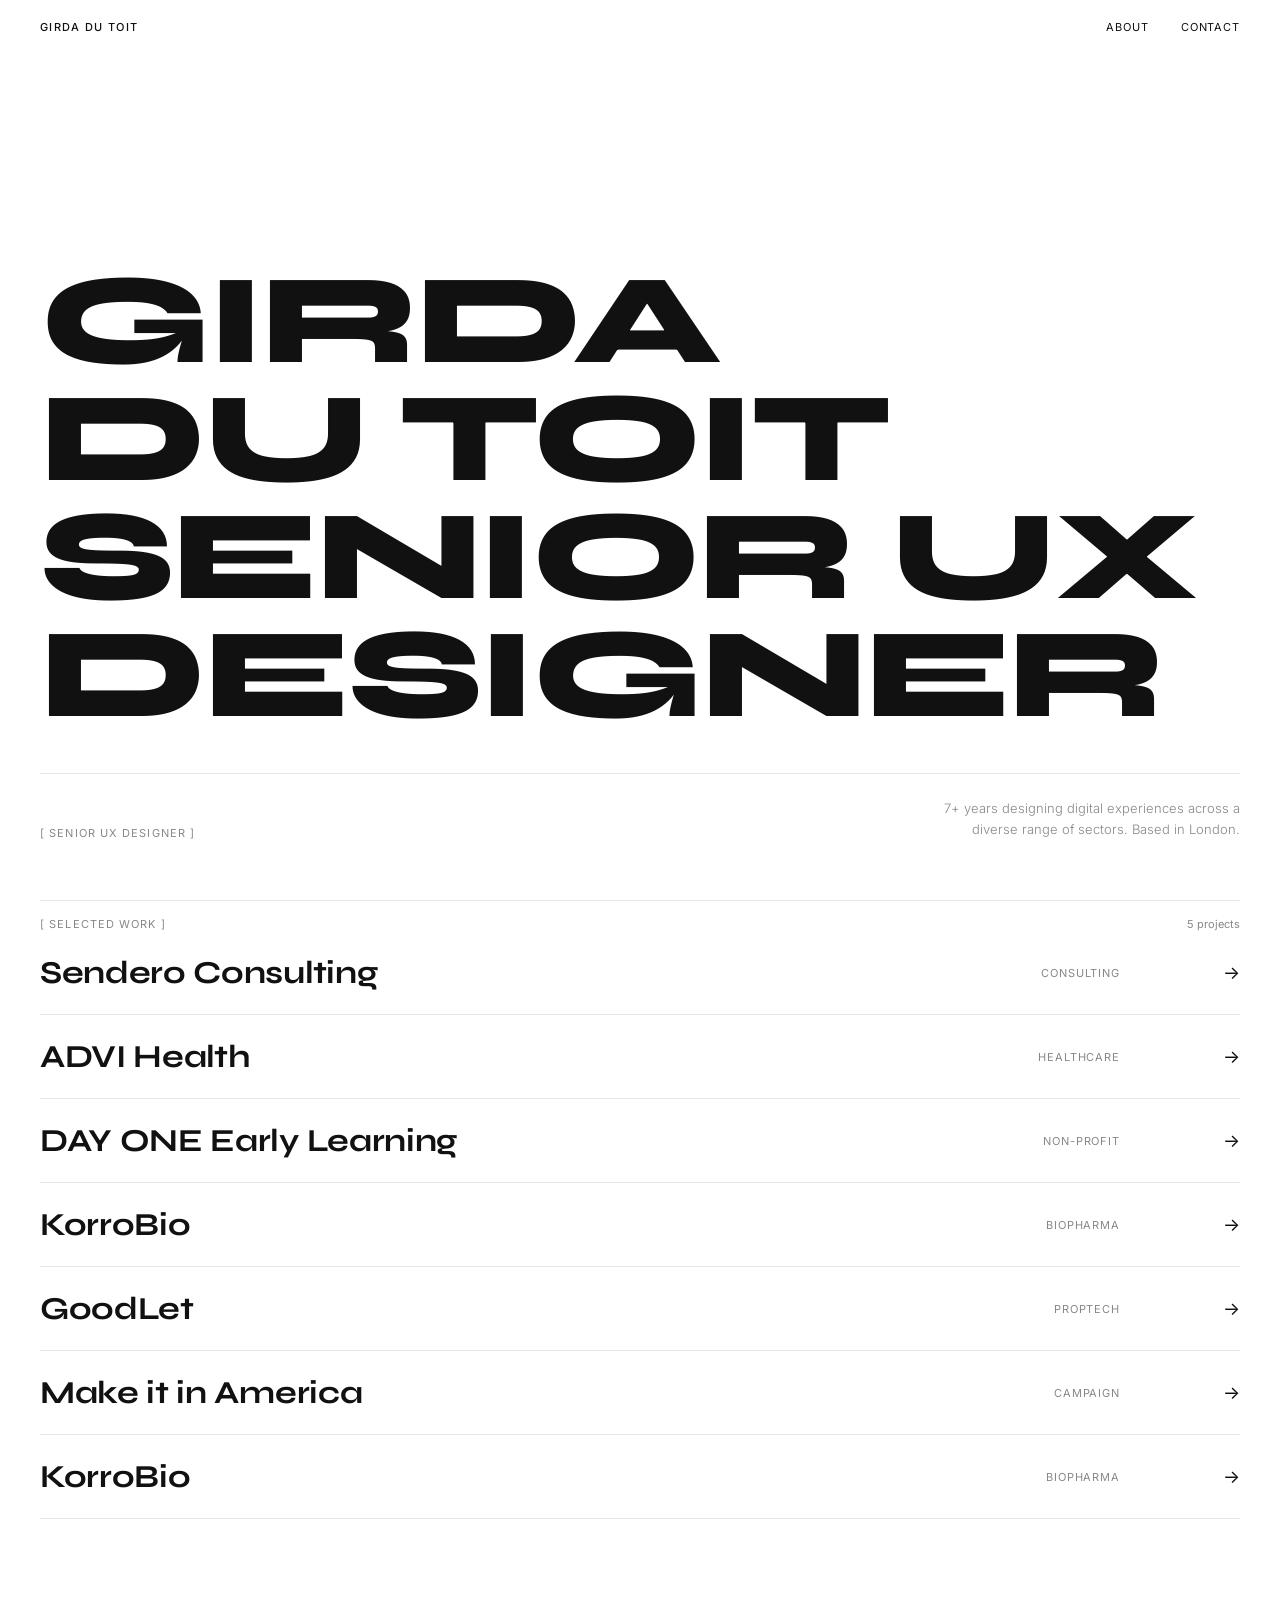
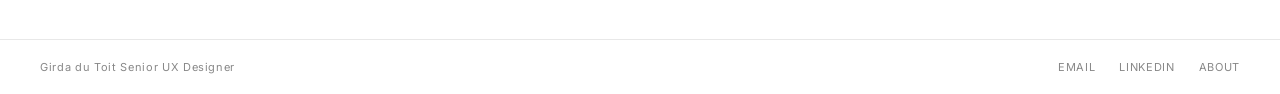
<file: index.html>
<!DOCTYPE html>
<html lang="en">
<head>
    <meta charset="UTF-8">
    <meta name="viewport" content="width=device-width, initial-scale=1.0">
    <title>Girda du Toit — Senior UX Designer</title>
    <meta name="description" content="Girda du Toit — Senior UX Designer. 7+ years designing digital experiences across a diverse range of sectors.">
    <link rel="preconnect" href="https://fonts.googleapis.com">
    <link rel="preconnect" href="https://fonts.gstatic.com" crossorigin>
    <link href="https://fonts.googleapis.com/css2?family=Inter:wght@300;400;500&family=Syne:wght@700;800&display=swap" rel="stylesheet">
    <link rel="icon" href="data:image/svg+xml,<svg xmlns='http://www.w3.org/2000/svg' viewBox='0 0 32 32'><rect width='32' height='32' fill='%23111'/><text x='6' y='23' font-size='18' font-weight='900' fill='white' font-family='sans-serif'>G</text></svg>">
    <style>
        *, *::before, *::after { box-sizing: border-box; margin: 0; padding: 0; }
        html { scroll-behavior: smooth; }

        :root {
            --black: #111111;
            --white: #ffffff;
            --grey: #888888;
            --light: #f5f5f5;
            --border: #e8e8e8;
        }

        body {
            font-family: 'Inter', sans-serif;
            background: var(--white);
            color: var(--black);
            min-height: 100vh;
            -webkit-font-smoothing: antialiased;
            overflow-x: hidden;
        }

        /* ── NAV ── */
        nav {
            position: fixed;
            top: 0; left: 0; right: 0;
            z-index: 50;
            display: flex;
            align-items: center;
            justify-content: space-between;
            padding: 20px 40px;
            background: rgba(255,255,255,0.92);
            backdrop-filter: blur(12px);
        }
        .nav-name {
            font-family: 'Inter', sans-serif;
            font-size: 11px;
            font-weight: 500;
            letter-spacing: 0.12em;
            text-transform: uppercase;
            color: var(--black);
            text-decoration: none;
        }
        .nav-links {
            display: flex;
            align-items: center;
            gap: 32px;
        }
        .nav-links a {
            font-size: 11px;
            font-weight: 400;
            letter-spacing: 0.08em;
            text-transform: uppercase;
            color: var(--black);
            text-decoration: none;
            transition: color 0.2s;
        }
        .nav-links a:hover { color: var(--grey); }

        /* ── HERO ── */
        .hero {
            min-height: 100vh;
            display: flex;
            flex-direction: column;
            justify-content: flex-end;
            padding: 0 40px 60px;
        }
        .hero-title {
            font-family: 'Syne', sans-serif;
            font-weight: 800;
            font-size: clamp(3.5rem, 10vw, 9rem);
            line-height: 0.92;
            letter-spacing: -0.02em;
            text-transform: uppercase;
            color: var(--black);
            margin-bottom: 40px;
        }
        .hero-meta {
            display: flex;
            align-items: flex-end;
            justify-content: space-between;
            flex-wrap: wrap;
            gap: 20px;
            border-top: 1px solid var(--border);
            padding-top: 24px;
        }
        .hero-role {
            font-size: 11px;
            font-weight: 400;
            letter-spacing: 0.1em;
            text-transform: uppercase;
            color: var(--grey);
        }
        .hero-desc {
            font-size: 13px;
            font-weight: 300;
            line-height: 1.6;
            color: var(--grey);
            max-width: 320px;
            text-align: right;
        }

        /* ── WORK SECTION ── */
        .work-section {
            padding: 0 40px 120px;
        }
        .work-header {
            display: flex;
            align-items: baseline;
            justify-content: space-between;
            border-top: 1px solid var(--border);
            padding-top: 16px;
            margin-bottom: 0;
        }
        .work-label {
            font-size: 11px;
            font-weight: 400;
            letter-spacing: 0.1em;
            text-transform: uppercase;
            color: var(--grey);
        }
        .work-count {
            font-size: 11px;
            color: var(--grey);
        }

        /* ── PROJECT ROWS ── */
        .project-row {
            display: grid;
            grid-template-columns: 1fr 120px 120px;
            align-items: center;
            padding: 22px 0;
            border-bottom: 1px solid var(--border);
            text-decoration: none;
            color: var(--black);
            transition: background 0.2s;
            cursor: pointer;
        }
        .project-row:hover { background: var(--light); margin: 0 -40px; padding-left: 40px; padding-right: 40px; }
        .project-name {
            font-family: 'Syne', sans-serif;
            font-size: clamp(1.2rem, 3vw, 2rem);
            font-weight: 700;
            letter-spacing: -0.01em;
            transition: opacity 0.2s;
        }
        .project-row:hover .project-name { opacity: 0.6; }
        .project-sector {
            font-size: 11px;
            font-weight: 400;
            letter-spacing: 0.08em;
            text-transform: uppercase;
            color: var(--grey);
            text-align: right;
        }
        .project-arrow {
            text-align: right;
            font-size: 18px;
            color: var(--black);
            transition: transform 0.2s;
        }
        .project-row:hover .project-arrow { transform: translateX(4px); }

        /* ── FOOTER ── */
        footer {
            display: flex;
            align-items: center;
            justify-content: space-between;
            padding: 20px 40px;
            border-top: 1px solid var(--border);
            flex-wrap: wrap;
            gap: 12px;
        }
        footer span {
            font-size: 11px;
            color: var(--grey);
            letter-spacing: 0.06em;
        }
        .footer-links {
            display: flex;
            gap: 24px;
        }
        .footer-links a {
            font-size: 11px;
            color: var(--grey);
            text-decoration: none;
            letter-spacing: 0.06em;
            text-transform: uppercase;
            transition: color 0.2s;
        }
        .footer-links a:hover { color: var(--black); }

        /* ── MOBILE ── */
        @media (max-width: 640px) {
            nav { padding: 16px 20px; }
            .hero { padding: 0 20px 48px; }
            .hero-desc { text-align: left; }
            .work-section { padding: 0 20px 80px; }
            .project-row { grid-template-columns: 1fr 80px; }
            .project-sector { display: none; }
            .project-row:hover { margin: 0 -20px; padding-left: 20px; padding-right: 20px; }
            footer { padding: 20px; }
        }
    </style>
</head>
<body>

<!-- NAV -->
<nav>
    <a href="index.html" class="nav-name">Girda du Toit</a>
    <div class="nav-links">
        <a href="about.html">About</a>
        <a href="mailto:girdadutoit@gmail.com">Contact</a>
    </div>
</nav>

<!-- HERO -->
<section class="hero">
    <h1 class="hero-title">Girda<br>du Toit<br> Senior UX<br>Designer</h1>
    <div class="hero-meta">
        <span class="hero-role">[ Senior UX Designer ]</span>
        <p class="hero-desc">7+ years designing digital experiences across a diverse range of sectors. Based in London.</p>
    </div>
</section>

<!-- WORK -->
<section class="work-section">
    <div class="work-header">
        <span class="work-label">[ Selected Work ]</span>
        <span class="work-count">5 projects</span>
    </div>
    <div id="project-list"></div>
</section>

<!-- FOOTER -->
<footer>
    <span>Girda du Toit  Senior UX Designer</span>
    <div class="footer-links">
        <a href="mailto:girdadutoit@gmail.com">Email</a>
        <a href="https://www.linkedin.com/in/girdadutoit" target="_blank">LinkedIn</a>
        <a href="about.html">About</a>
    </div>
</footer>

<script>
    const projects = [
        { name: 'Sendero Consulting',  sector: 'Consulting',   url: 'sendero-case-study.html' },
        { name: 'ADVI Health',         sector: 'Healthcare',   url: 'advi-case-study.html' },
        { name: 'DAY ONE Early Learning', sector: 'Non-profit',    url: 'dayone-case-study.html' },
        { name: 'KorroBio',            sector: 'BioPharma',    url: 'korrobio-case-study.html' },
        { name: 'GoodLet',             sector: 'PropTech',     url: 'goodlet-case-study.html' },
        { name: 'Make it in America',  sector: 'Campaign',     url: 'makeit-case-study.html' },
        { name: 'KorroBio',            sector: 'BioPharma',    url: 'korrobio-case-study.html' },
    ];

    document.getElementById('project-list').innerHTML = projects.map(p => `
        <a class="project-row" href="${p.url}">
            <span class="project-name">${p.name}</span>
            <span class="project-sector">${p.sector}</span>
            <span class="project-arrow">→</span>
        </a>
    `).join('');
</script>

</body>
</html>
</file>
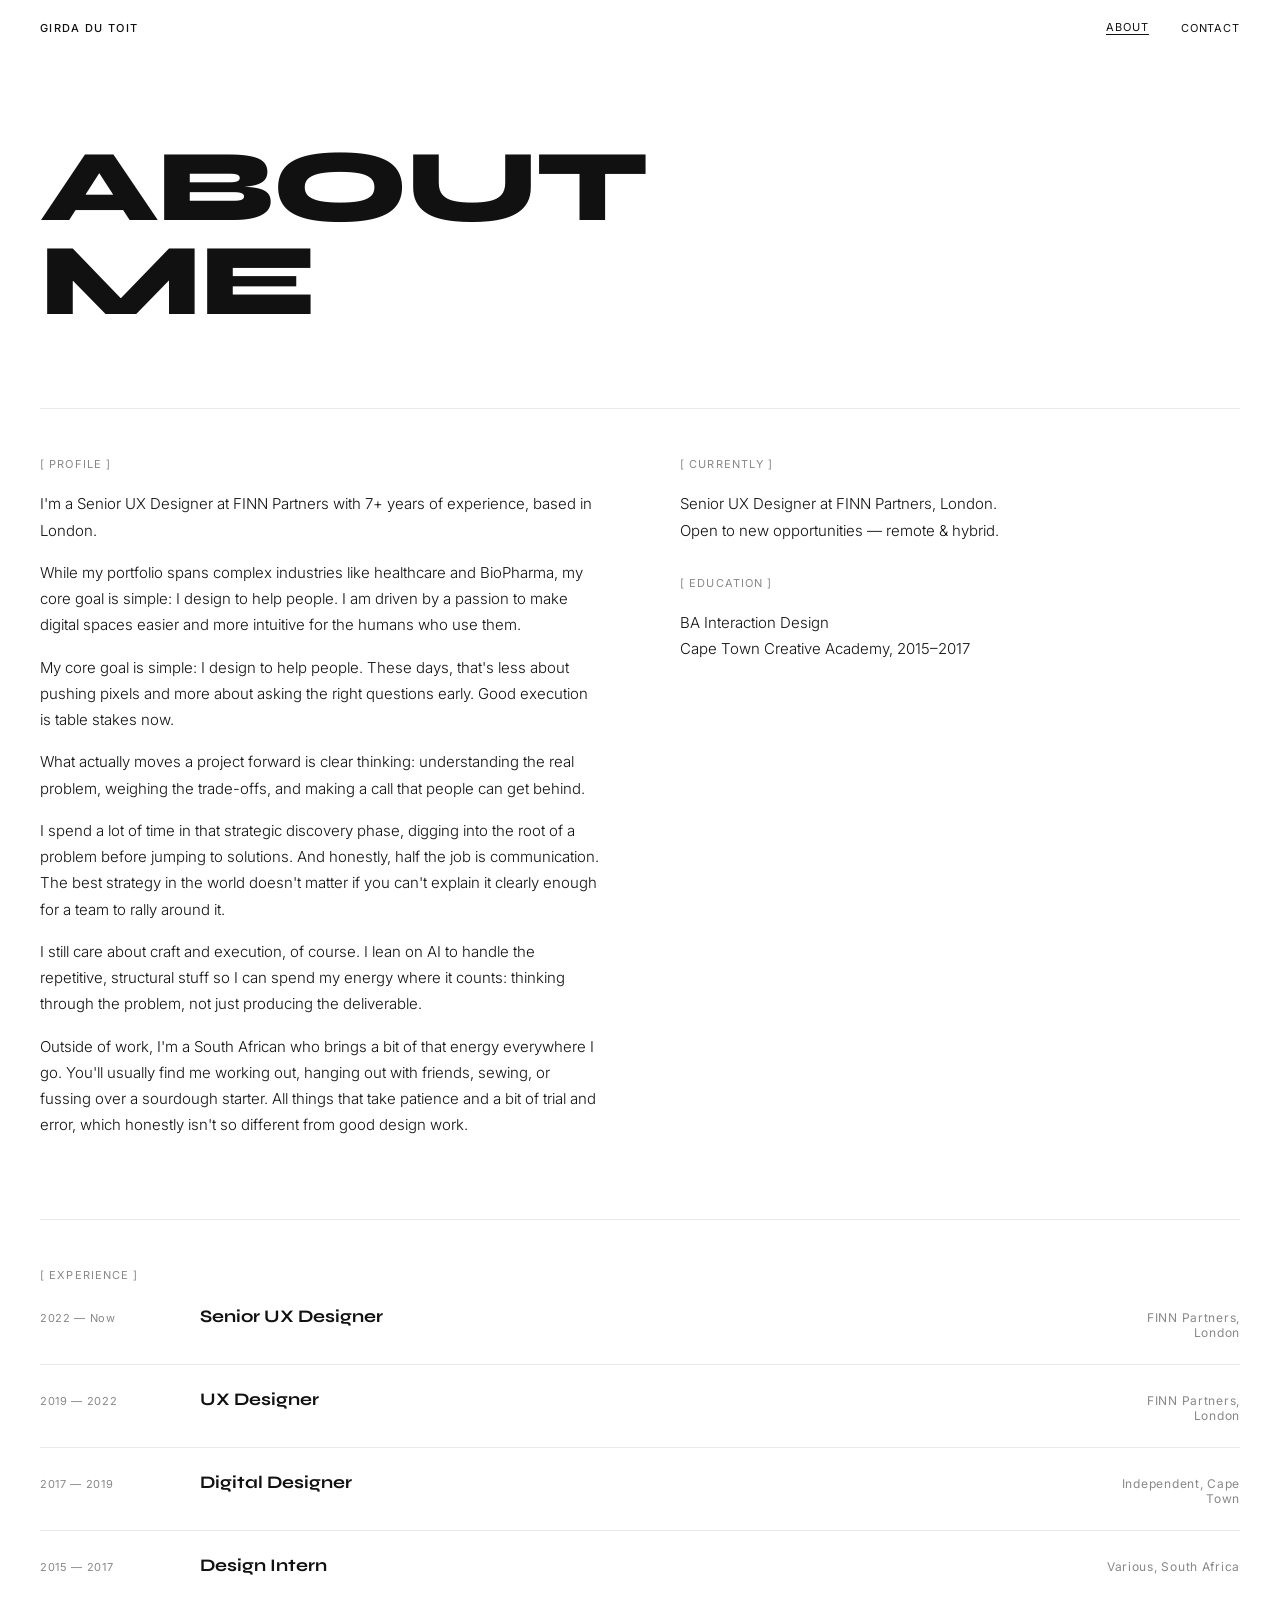
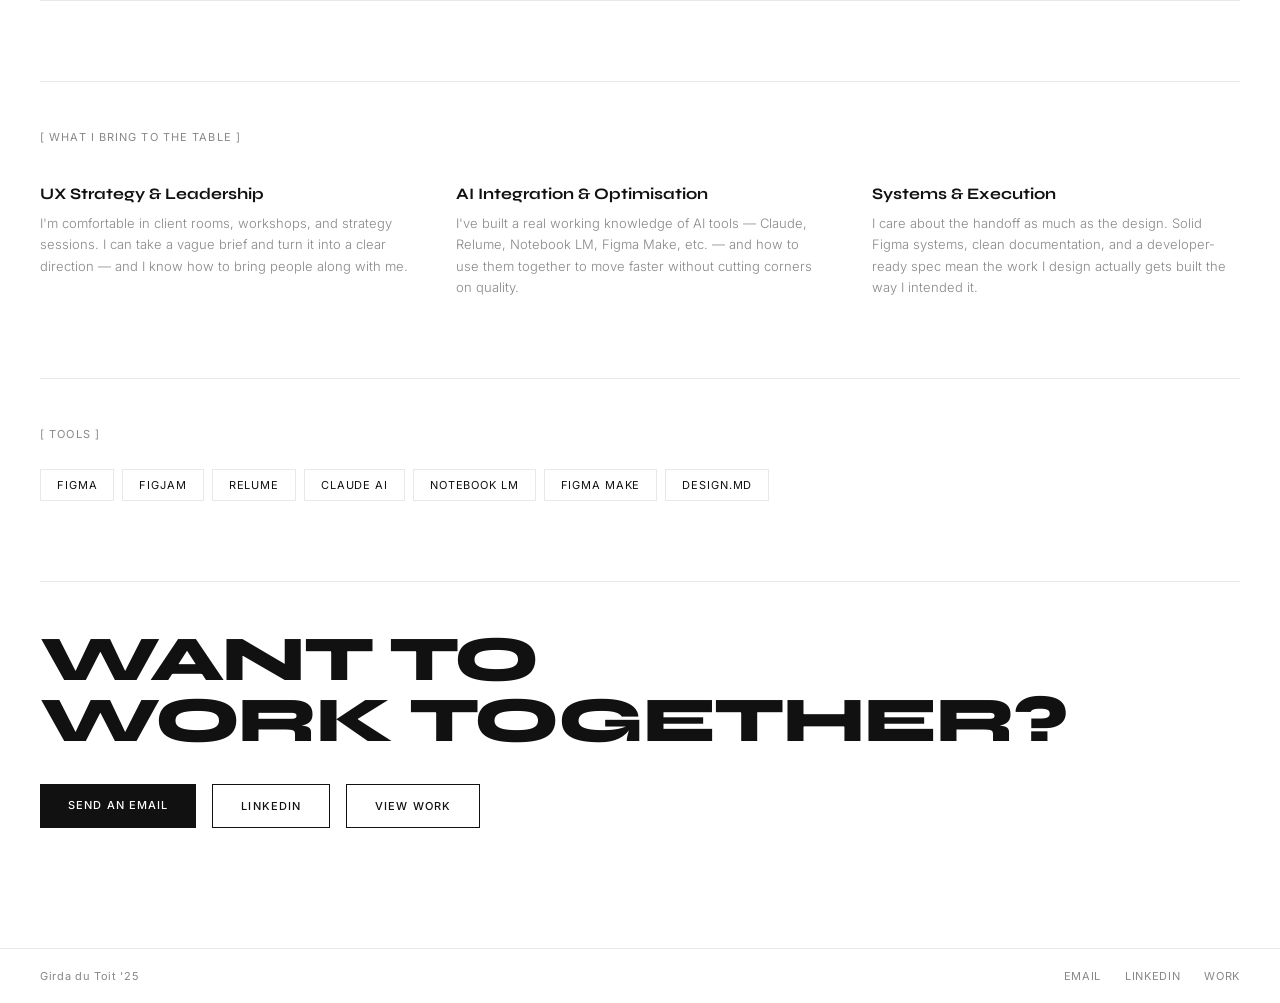
<file: about.html>
<!DOCTYPE html>
<html lang="en">
<head>
    <meta charset="UTF-8">
    <meta name="viewport" content="width=device-width, initial-scale=1.0">
    <title>About — Girda du Toit</title>
    <meta name="description" content="About Girda du Toit — Senior Lead Designer based in London.">
    <link rel="preconnect" href="https://fonts.googleapis.com">
    <link rel="preconnect" href="https://fonts.gstatic.com" crossorigin>
    <link href="https://fonts.googleapis.com/css2?family=Inter:wght@300;400;500&family=Syne:wght@700;800&display=swap" rel="stylesheet">
    <link rel="icon" href="data:image/svg+xml,<svg xmlns='http://www.w3.org/2000/svg' viewBox='0 0 32 32'><rect width='32' height='32' fill='%23111'/><text x='6' y='23' font-size='18' font-weight='900' fill='white' font-family='sans-serif'>G</text></svg>">
    <style>
        *, *::before, *::after { box-sizing: border-box; margin: 0; padding: 0; }
        html { scroll-behavior: smooth; }
        :root { --black: #111111; --white: #ffffff; --grey: #888888; --light: #f5f5f5; --border: #e8e8e8; }
        body { font-family: 'Inter', sans-serif; background: var(--white); color: var(--black); min-height: 100vh; -webkit-font-smoothing: antialiased; }

        nav {
            position: fixed; top: 0; left: 0; right: 0; z-index: 50;
            display: flex; align-items: center; justify-content: space-between;
            padding: 20px 40px;
            background: rgba(255,255,255,0.92); backdrop-filter: blur(12px);
        }
        .nav-name { font-size: 11px; font-weight: 500; letter-spacing: 0.12em; text-transform: uppercase; color: var(--black); text-decoration: none; }
        .nav-links { display: flex; align-items: center; gap: 32px; }
        .nav-links a { font-size: 11px; font-weight: 400; letter-spacing: 0.08em; text-transform: uppercase; color: var(--black); text-decoration: none; transition: color 0.2s; }
        .nav-links a:hover { color: var(--grey); }
        .nav-links a.active { border-bottom: 1px solid var(--black); }

        .page { padding: 140px 40px 120px; max-width: 1920px; }

        .page-title {
            font-family: 'Syne', sans-serif;
            font-weight: 800;
            font-size: clamp(3rem, 8vw, 7rem);
            line-height: 0.92;
            letter-spacing: -0.02em;
            text-transform: uppercase;
            color: var(--black);
            margin-bottom: 80px;
        }

        .about-grid {
            display: grid;
            grid-template-columns: 1fr 1fr;
            gap: 80px;
            border-top: 1px solid var(--border);
            padding-top: 48px;
            margin-bottom: 80px;
        }

        .about-label {
            font-size: 11px; font-weight: 400; letter-spacing: 0.1em;
            text-transform: uppercase; color: var(--grey); margin-bottom: 20px;
        }
        .about-text {
            font-size: 15px; font-weight: 300; line-height: 1.75;
            color: var(--black);
        }
        .about-text + .about-text { margin-top: 16px; }

        /* Timeline */
        .timeline { border-top: 1px solid var(--border); padding-top: 48px; margin-bottom: 80px; }
        .timeline-label { font-size: 11px; font-weight: 400; letter-spacing: 0.1em; text-transform: uppercase; color: var(--grey); margin-bottom: 0; }
        .timeline-row {
            display: grid;
            grid-template-columns: 120px 1fr 140px;
            align-items: baseline;
            padding: 24px 0;
            border-bottom: 1px solid var(--border);
            gap: 40px;
        }
        .tl-dates { font-size: 11px; color: var(--grey); letter-spacing: 0.06em; }
        .tl-role { font-family: 'Syne', sans-serif; font-weight: 700; font-size: 1.1rem; }
        .tl-company { font-size: 12px; color: var(--grey); letter-spacing: 0.06em; text-align: right; }

        /* Expertise */
        .expertise { border-top: 1px solid var(--border); padding-top: 48px; margin-bottom: 80px; }
        .expertise-grid { display: grid; grid-template-columns: repeat(3, 1fr); gap: 48px; margin-top: 40px; }
        .exp-title { font-family: 'Syne', sans-serif; font-size: 1rem; font-weight: 700; margin-bottom: 10px; }
        .exp-text { font-size: 13px; font-weight: 300; line-height: 1.65; color: var(--grey); }

        /* Tools */
        .tools { border-top: 1px solid var(--border); padding-top: 48px; margin-bottom: 80px; }
        .tools-list { display: flex; flex-wrap: wrap; gap: 8px; margin-top: 28px; }
        .tool-tag {
            font-size: 11px; letter-spacing: 0.08em; text-transform: uppercase;
            border: 1px solid var(--border); padding: 8px 16px;
            color: var(--black); transition: all 0.2s;
        }
        .tool-tag:hover { background: var(--black); color: var(--white); }

        /* CTA */
        .cta { border-top: 1px solid var(--border); padding-top: 48px; }
        .cta-title { font-family: 'Syne', sans-serif; font-weight: 800; font-size: clamp(2rem, 5vw, 4.5rem); line-height: 0.95; letter-spacing: -0.02em; text-transform: uppercase; margin-bottom: 32px; }
        .cta-links { display: flex; gap: 16px; flex-wrap: wrap; }
        .cta-link {
            font-size: 11px; font-weight: 500; letter-spacing: 0.1em; text-transform: uppercase;
            text-decoration: none; color: var(--white); background: var(--black);
            padding: 14px 28px; transition: opacity 0.2s;
        }
        .cta-link:hover { opacity: 0.7; }
        .cta-link.outline { background: var(--white); color: var(--black); border: 1px solid var(--black); }
        .cta-link.outline:hover { background: var(--black); color: var(--white); }

        footer {
            display: flex; align-items: center; justify-content: space-between;
            padding: 20px 40px; border-top: 1px solid var(--border); flex-wrap: wrap; gap: 12px;
        }
        footer span { font-size: 11px; color: var(--grey); letter-spacing: 0.06em; }
        .footer-links { display: flex; gap: 24px; }
        .footer-links a { font-size: 11px; color: var(--grey); text-decoration: none; letter-spacing: 0.06em; text-transform: uppercase; transition: color 0.2s; }
        .footer-links a:hover { color: var(--black); }

        @media (max-width: 768px) {
            nav { padding: 16px 20px; }
            .page { padding: 120px 20px 80px; }
            .about-grid { grid-template-columns: 1fr; gap: 40px; }
            .timeline-row { grid-template-columns: 80px 1fr; gap: 20px; }
            .tl-company { display: none; }
            .expertise-grid { grid-template-columns: 1fr; gap: 32px; }
            footer { padding: 20px; }
        }
    </style>
</head>
<body>

<nav>
    <a href="index.html" class="nav-name">Girda du Toit</a>
    <div class="nav-links">
        <a href="about.html" class="active">About</a>
        <a href="mailto:girdadutoit@gmail.com">Contact</a>
    </div>
</nav>

<div class="page">

    <h1 class="page-title">About<br>Me</h1>

    <!-- Bio -->
    <div class="about-grid">
        <div>
            <p class="about-label">[ Profile ]</p>
            <p class="about-text">I'm a Senior UX Designer at FINN Partners with 7+ years of experience, based in London.</p>
            <p class="about-text" style="margin-top:16px">While my portfolio spans complex industries like healthcare and BioPharma, my core goal is simple: I design to help people. I am driven by a passion to make digital spaces easier and more intuitive for the humans who use them.</p>
            <p class="about-text" style="margin-top:16px">My core goal is simple: I design to help people. These days, that's less about pushing pixels and more about asking the right questions early. Good execution is table stakes now.</p>
            <p class="about-text" style="margin-top:16px">What actually moves a project forward is clear thinking: understanding the real problem, weighing the trade-offs, and making a call that people can get behind.</p>
            <p class="about-text" style="margin-top:16px">I spend a lot of time in that strategic discovery phase, digging into the root of a problem before jumping to solutions. And honestly, half the job is communication. The best strategy in the world doesn't matter if you can't explain it clearly enough for a team to rally around it.</p>
            <p class="about-text" style="margin-top:16px">I still care about craft and execution, of course. I lean on AI to handle the repetitive, structural stuff so I can spend my energy where it counts: thinking through the problem, not just producing the deliverable.</p>  
            <p class="about-text" style="margin-top:16px">Outside of work, I'm a South African who brings a bit of that energy everywhere I go. You'll usually find me working out, hanging out with friends, sewing, or fussing over a sourdough starter. All things that take patience and a bit of trial and error, which honestly isn't so different from good design work.</p>
        </div>
        <div>
            <p class="about-label">[ Currently ]</p>
            <p class="about-text" style="margin-bottom:32px">Senior UX Designer at FINN Partners, London.<br>Open to new opportunities — remote & hybrid.</p>
            <p class="about-label">[ Education ]</p>
            <p class="about-text">BA Interaction Design<br>Cape Town Creative Academy, 2015–2017</p>
        </div>
    </div>

    <!-- Timeline -->
    <div class="timeline">
        <p class="timeline-label">[ Experience ]</p>
        <div class="timeline-row">
            <span class="tl-dates">2022 — Now</span>
            <span class="tl-role">Senior UX Designer</span>
            <span class="tl-company">FINN Partners, London</span>
        </div>
        <div class="timeline-row">
            <span class="tl-dates">2019 — 2022</span>
            <span class="tl-role">UX Designer</span>
            <span class="tl-company">FINN Partners, London</span>
        </div>
        <div class="timeline-row">
            <span class="tl-dates">2017 — 2019</span>
            <span class="tl-role">Digital Designer</span>
            <span class="tl-company">Independent, Cape Town</span>
        </div>
        <div class="timeline-row">
            <span class="tl-dates">2015 — 2017</span>
            <span class="tl-role">Design Intern</span>
            <span class="tl-company">Various, South Africa</span>
        </div>
    </div>

    <!-- What I bring -->
    <div class="expertise">
        <p class="about-label">[ What I bring to the table ]</p>
        <div class="expertise-grid">
            <div>
                <p class="exp-title">UX Strategy & Leadership</p>
                <p class="exp-text">I'm comfortable in client rooms, workshops, and strategy sessions. I can take a vague brief and turn it into a clear direction — and I know how to bring people along with me.</p>
            </div>
            <div>
                <p class="exp-title">AI Integration & Optimisation</p>
                <p class="exp-text">I've built a real working knowledge of AI tools — Claude, Relume, Notebook LM, Figma Make, etc. — and how to use them together to move faster without cutting corners on quality.</p>
            </div>
            <div>
                <p class="exp-title">Systems & Execution</p>
                <p class="exp-text">I care about the handoff as much as the design. Solid Figma systems, clean documentation, and a developer-ready spec mean the work I design actually gets built the way I intended it.</p>
            </div>
        </div>
    </div>

    <!-- Tools -->
    <div class="tools">
        <p class="about-label">[ Tools ]</p>
        <div class="tools-list">
            <span class="tool-tag">Figma</span>
            <span class="tool-tag">FigJam</span>
            <span class="tool-tag">Relume</span>
            <span class="tool-tag">Claude AI</span>
            <span class="tool-tag">Notebook LM</span>
            <span class="tool-tag">Figma Make</span>
            <span class="tool-tag">Design.md</span>
        </div>
    </div>

    <!-- CTA -->
    <div class="cta">
        <h2 class="cta-title">Want to<br>work together?</h2>
        <div class="cta-links">
            <a href="mailto:girdadutoit@gmail.com" class="cta-link">Send an Email</a>
            <a href="https://www.linkedin.com/in/girdadutoit" target="_blank" class="cta-link outline">LinkedIn</a>
            <a href="index.html" class="cta-link outline">View Work</a>
        </div>
    </div>

</div>

<footer>
    <span>Girda du Toit '25</span>
    <div class="footer-links">
        <a href="mailto:girdadutoit@gmail.com">Email</a>
        <a href="https://www.linkedin.com/in/girdadutoit" target="_blank">LinkedIn</a>
        <a href="index.html">Work</a>
    </div>
</footer>

</body>
</html>
</file>
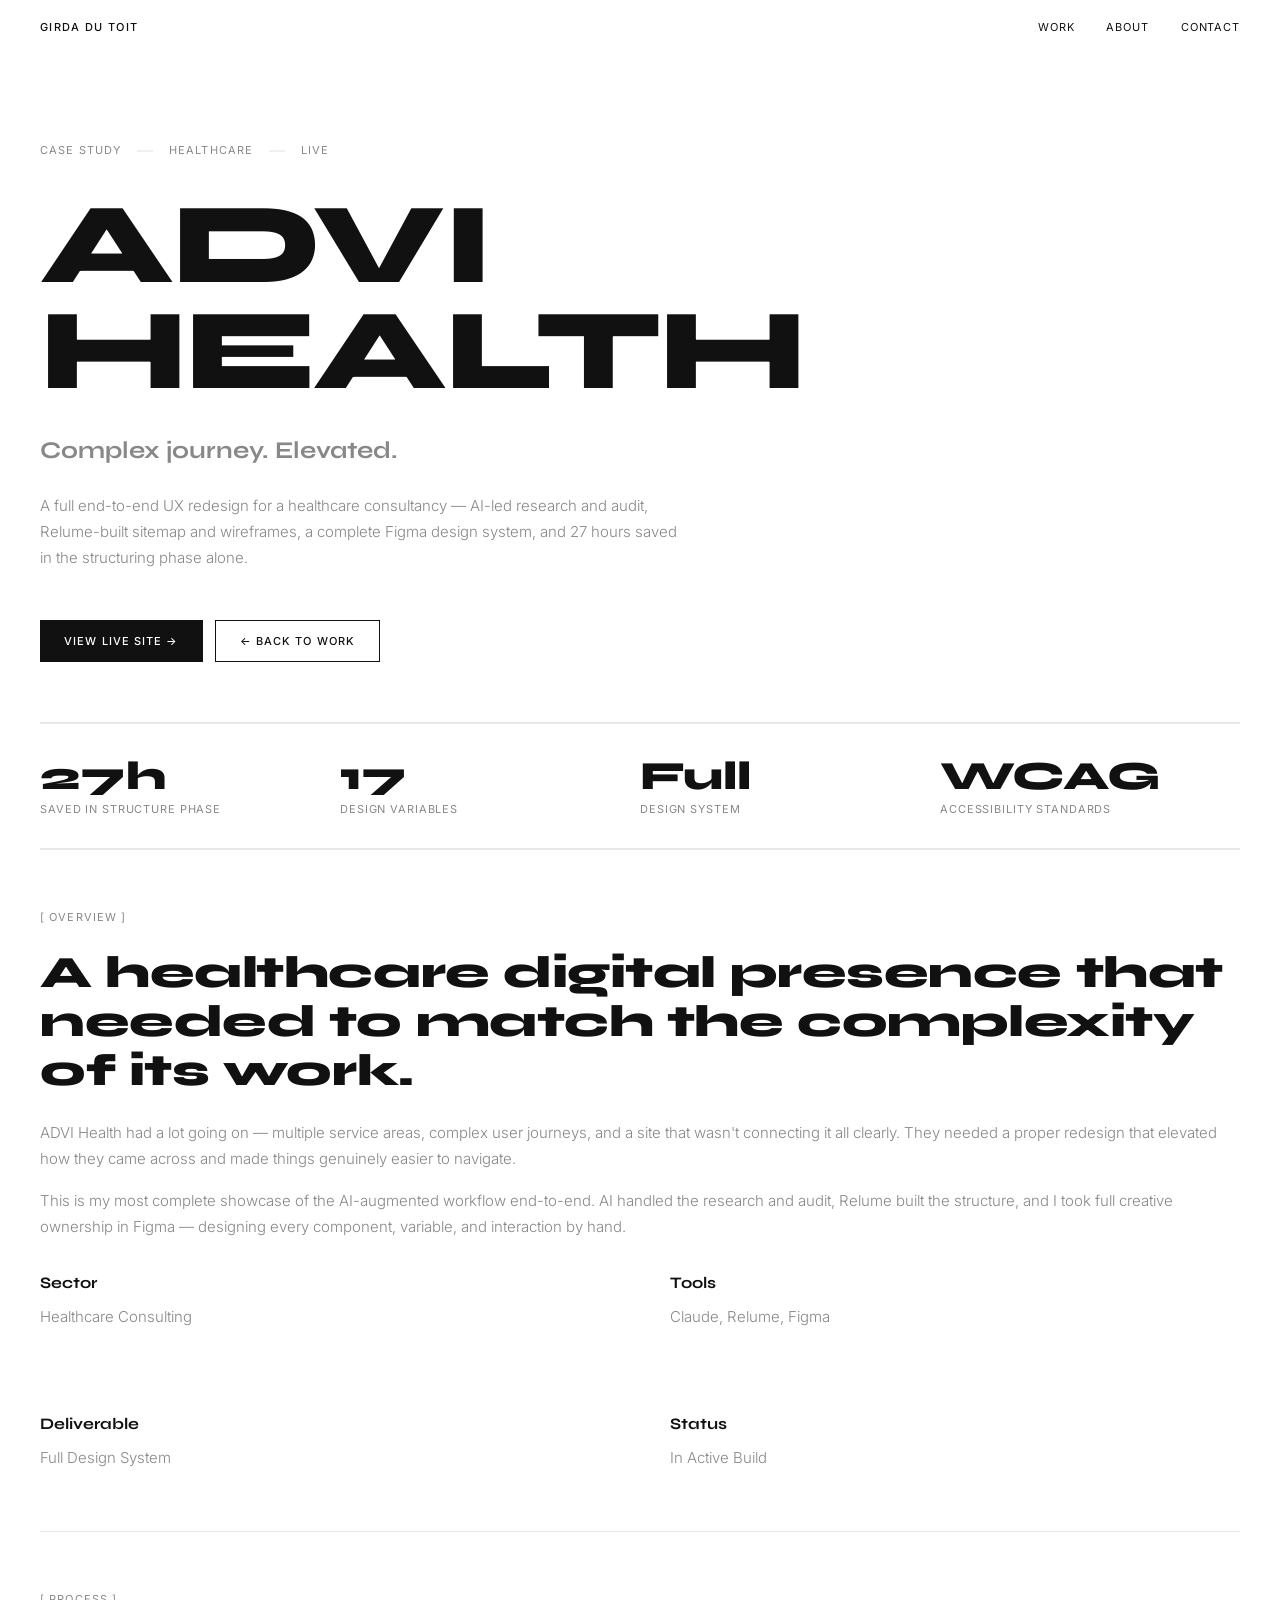
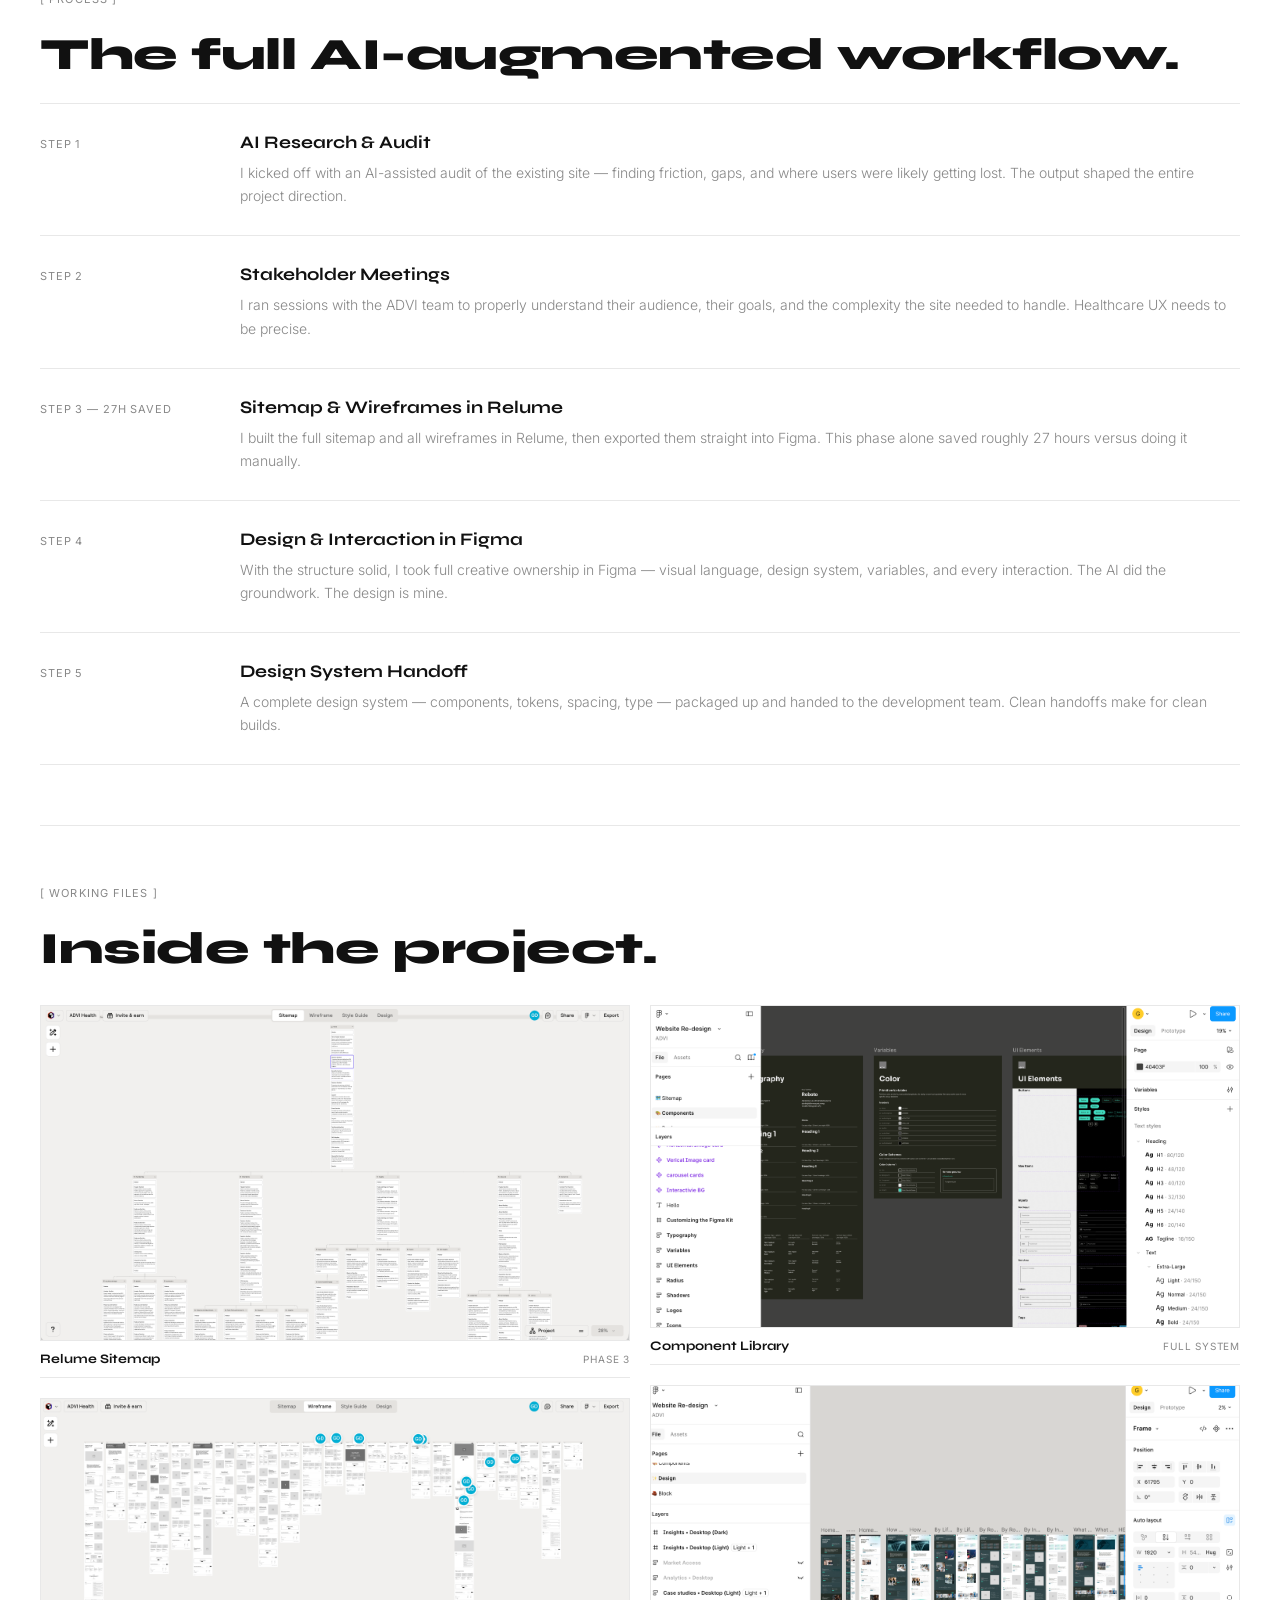
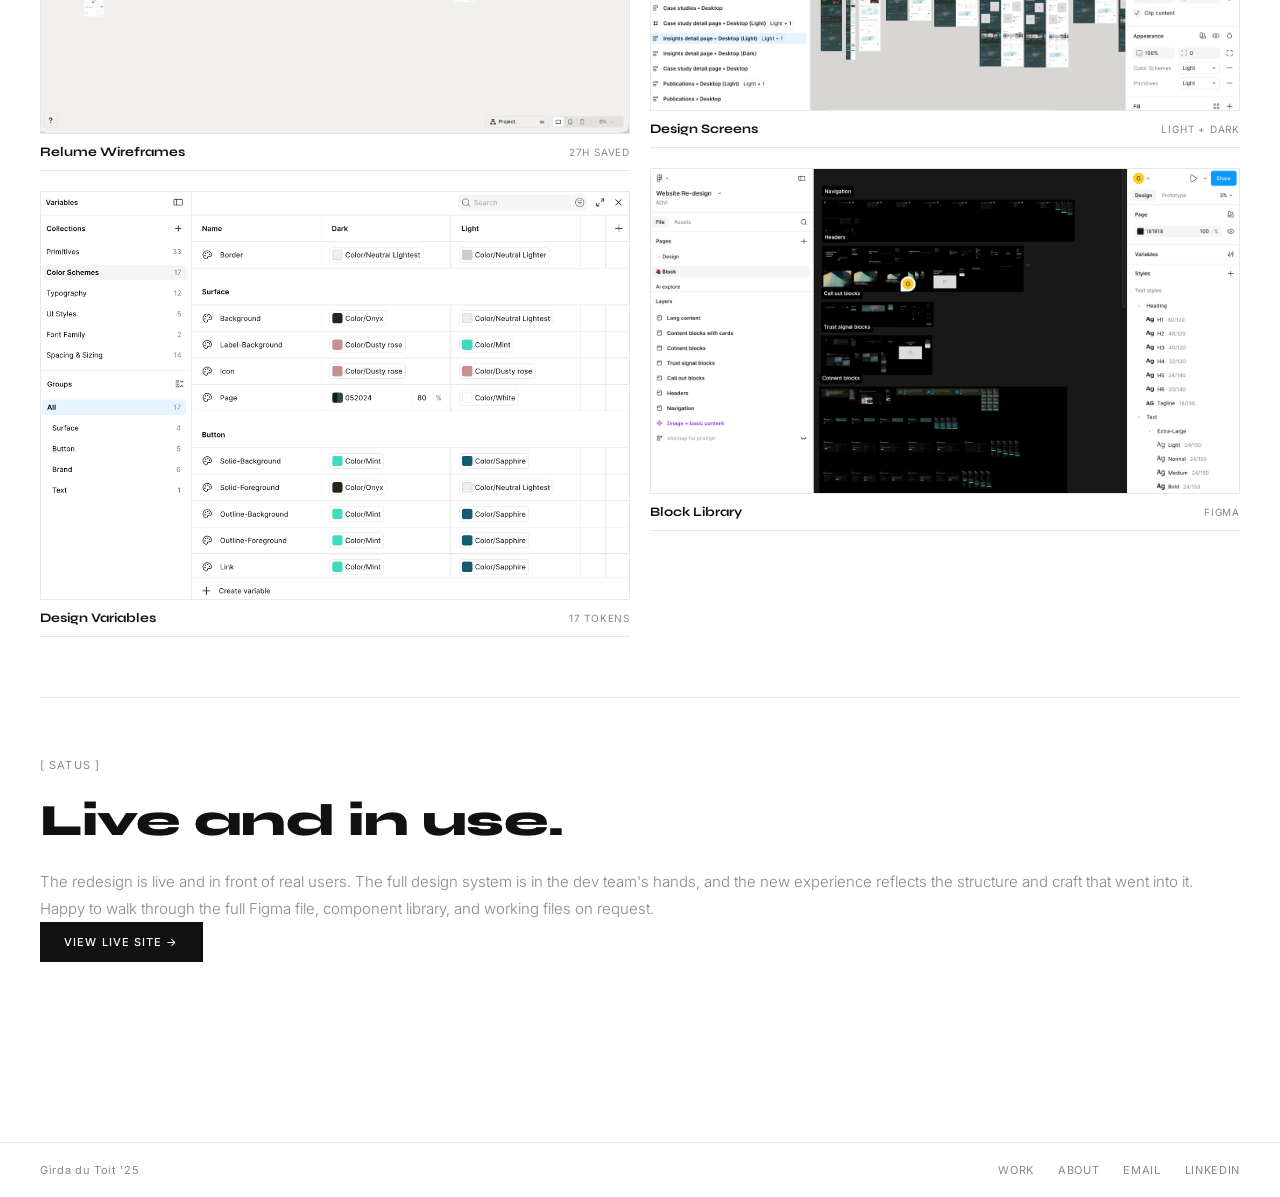
<file: advi-case-study.html>
<!DOCTYPE html>
<html lang="en">
<head>
    <meta charset="UTF-8">
    <meta name="viewport" content="width=device-width, initial-scale=1.0">
    <title>ADVI Health — Girda du Toit</title>
    <meta name="description" content="ADVI Health — AI-augmented UX redesign for a healthcare consultancy.">
    <link rel="preconnect" href="https://fonts.googleapis.com">
    <link rel="preconnect" href="https://fonts.gstatic.com" crossorigin>
    <link href="https://fonts.googleapis.com/css2?family=Inter:wght@300;400;500&family=Syne:wght@700;800&display=swap" rel="stylesheet">
    <link rel="icon" href="data:image/svg+xml,<svg xmlns='http://www.w3.org/2000/svg' viewBox='0 0 32 32'><rect width='32' height='32' fill='%23111'/><text x='6' y='23' font-size='18' font-weight='900' fill='white' font-family='sans-serif'>G</text></svg>">
    <style>
    *, *::before, *::after { box-sizing: border-box; margin: 0; padding: 0; }
    html { scroll-behavior: smooth; }
    :root { --black: #111111; --white: #ffffff; --grey: #888888; --light: #f5f5f5; --border: #e8e8e8; }
    body { font-family: 'Inter', sans-serif; background: var(--white); color: var(--black); min-height: 100vh; -webkit-font-smoothing: antialiased; }

    nav { position: fixed; top: 0; left: 0; right: 0; z-index: 50; display: flex; align-items: center; justify-content: space-between; padding: 20px 40px; background: rgba(255,255,255,0.92); backdrop-filter: blur(12px); }
    .nav-name { font-size: 11px; font-weight: 500; letter-spacing: 0.12em; text-transform: uppercase; color: var(--black); text-decoration: none; }
    .nav-links { display: flex; align-items: center; gap: 32px; }
    .nav-links a { font-size: 11px; font-weight: 400; letter-spacing: 0.08em; text-transform: uppercase; color: var(--black); text-decoration: none; transition: color 0.2s; }
    .nav-links a:hover { color: var(--grey); }

    .page { padding: 140px 40px 120px; max-width: 1600px; }

    .page-eyebrow { display: flex; align-items: center; gap: 16px; margin-bottom: 32px; flex-wrap: wrap; }
    .eyebrow-tag { font-size: 11px; font-weight: 400; letter-spacing: 0.1em; text-transform: uppercase; color: var(--grey); }
    .eyebrow-dot { color: var(--border); }

    .page-title { font-family: 'Syne', sans-serif; font-weight: 800; font-size: clamp(3rem, 9vw, 8rem); line-height: 0.92; letter-spacing: -0.02em; text-transform: uppercase; color: var(--black); margin-bottom: 32px; }

    .page-sub { font-family: 'Syne', sans-serif; font-size: clamp(1rem, 2vw, 1.5rem); font-weight: 700; color: var(--grey); margin-bottom: 28px; }

    .page-intro { font-size: 15px; font-weight: 300; line-height: 1.75; color: var(--grey); max-width: 640px; margin-bottom: 48px; }

    .hero-actions { display: flex; gap: 12px; flex-wrap: wrap; padding-bottom: 60px; border-bottom: 1px solid var(--border); }
    .btn { font-size: 11px; font-weight: 500; letter-spacing: 0.1em; text-transform: uppercase; text-decoration: none; padding: 13px 24px; transition: opacity 0.2s; display: inline-flex; align-items: center; gap: 8px; }
    .btn-solid { background: var(--black); color: var(--white); }
    .btn-solid:hover { opacity: 0.7; }
    .btn-outline { background: var(--white); color: var(--black); border: 1px solid var(--black); }
    .btn-outline:hover { background: var(--black); color: var(--white); }

    /* Stats */
    .stats-row { display: grid; gap: 0; border-bottom: 1px solid var(--border); margin-bottom: 0; }
    .stat-item { padding: 32px 0; border-top: 1px solid var(--border); display: flex; flex-direction: column; gap: 6px; }
    .stat-item + .stat-item { border-left: none; }
    .stat-num { font-family: 'Syne', sans-serif; font-weight: 800; font-size: 2.5rem; line-height: 1; }
    .stat-label { font-size: 11px; letter-spacing: 0.08em; text-transform: uppercase; color: var(--grey); }

    /* Sections */
    section { padding: 60px 0; border-top: 1px solid var(--border); }
    .section-label { font-size: 11px; font-weight: 400; letter-spacing: 0.1em; text-transform: uppercase; color: var(--grey); margin-bottom: 24px; }
    .section-title { font-family: 'Syne', sans-serif; font-weight: 800; font-size: clamp(1.5rem, 3.5vw, 2.8rem); letter-spacing: -0.01em; line-height: 1.1; margin-bottom: 24px; }
    .body-text { font-size: 15px; font-weight: 300; line-height: 1.75; color: var(--grey); }
    .body-text + .body-text { margin-top: 16px; }

    /* Process steps */
    .process-list { margin-top: 16px; }
    .process-row { display: grid; grid-template-columns: 160px 1fr; gap: 40px; padding: 28px 0; border-bottom: 1px solid var(--border); align-items: baseline; }
    .process-row:first-child { border-top: 1px solid var(--border); }
    .process-step-label { font-size: 11px; letter-spacing: 0.08em; text-transform: uppercase; color: var(--grey); }
    .process-title { font-family: 'Syne', sans-serif; font-weight: 700; font-size: 1.1rem; margin-bottom: 8px; }
    .process-desc { font-size: 14px; font-weight: 300; line-height: 1.65; color: var(--grey); }

    /* Working files gallery */
    .gallery { columns: 2; gap: 20px; margin-top: 32px; }
    .gallery-item { break-inside: avoid; margin-bottom: 20px; }
    .gallery-item img { width: 100%; display: block; border: 1px solid var(--border); }
    .gallery-caption { display: flex; align-items: baseline; justify-content: space-between; padding: 10px 0; border-bottom: 1px solid var(--border); }
    .gallery-cap-title { font-family: 'Syne', sans-serif; font-size: 13px; font-weight: 700; }
    .gallery-cap-tag { font-size: 10px; letter-spacing: 0.08em; text-transform: uppercase; color: var(--grey); }

    /* Two col overview */
    .two-col { display: grid; grid-template-columns: 1fr 1fr; gap: 60px; margin-top: 32px; }
    .two-col-title { font-family: 'Syne', sans-serif; font-weight: 700; font-size: 1rem; margin-bottom: 12px; }

    /* Outcome block */
    .outcome-grid { display: grid; grid-template-columns: 1fr 1fr; gap: 0; margin-top: 32px; }
    .outcome-cell { padding: 28px 32px 28px 0; border-right: 1px solid var(--border); }
    .outcome-cell:nth-child(even) { padding-left: 32px; padding-right: 0; border-right: none; }
    .outcome-cell-num { font-family: 'Syne', sans-serif; font-weight: 800; font-size: 2rem; margin-bottom: 4px; }
    .outcome-cell-label { font-size: 11px; letter-spacing: 0.08em; text-transform: uppercase; color: var(--grey); }

    footer { display: flex; align-items: center; justify-content: space-between; padding: 20px 40px; border-top: 1px solid var(--border); flex-wrap: wrap; gap: 12px; }
    footer span { font-size: 11px; color: var(--grey); letter-spacing: 0.06em; }
    .footer-links { display: flex; gap: 24px; }
    .footer-links a { font-size: 11px; color: var(--grey); text-decoration: none; letter-spacing: 0.06em; text-transform: uppercase; transition: color 0.2s; }
    .footer-links a:hover { color: var(--black); }

    @media (max-width: 768px) {
        nav { padding: 16px 20px; }
        .page { padding: 120px 20px 80px; }
        .stats-row { grid-template-columns: 1fr 1fr; }
        .process-row { grid-template-columns: 1fr; gap: 8px; }
        .two-col, .outcome-grid { grid-template-columns: 1fr; gap: 32px; }
        .gallery { columns: 1; }
        footer { padding: 20px; }
        .outcome-cell { border-right: none; padding: 20px 0; border-bottom: 1px solid var(--border); }
        .outcome-cell:nth-child(even) { padding-left: 0; border-bottom: 1px solid var(--border); }
    }
</style>
</head>
<body><nav>
    <a href="index.html" class="nav-name">Girda du Toit</a>
    <div class="nav-links">
        <a href="index.html">Work</a>
        <a href="about.html">About</a>
        <a href="mailto:girdadutoit@gmail.com">Contact</a>
    </div>
</nav>
<div class="page">
    <div class="page-eyebrow">
        <span class="eyebrow-tag">Case Study</span><span class="eyebrow-dot">—</span>
        <span class="eyebrow-tag">Healthcare</span><span class="eyebrow-dot">—</span>
        <span class="eyebrow-tag">Live</span>
    </div>
    <h1 class="page-title">ADVI<br>Health</h1>
    <p class="page-sub">Complex journey. Elevated.</p>
    <p class="page-intro">A full end-to-end UX redesign for a healthcare consultancy — AI-led research and audit, Relume-built sitemap and wireframes, a complete Figma design system, and 27 hours saved in the structuring phase alone.</p>
    <div class="hero-actions">
    <a href="https://advi.com/" class="btn btn-solid">View Live Site →</a>
    <a href="index.html" class="btn btn-outline">← Back to Work</a>
</div>

    <div class="stats-row" style="grid-template-columns: repeat(4,1fr)">
        <div class="stat-item"><span class="stat-num">27h</span><span class="stat-label">Saved in structure phase</span></div>
        <div class="stat-item"><span class="stat-num">17</span><span class="stat-label">Design variables</span></div>
        <div class="stat-item"><span class="stat-num">Full</span><span class="stat-label">Design system</span></div>
        <div class="stat-item"><span class="stat-num">WCAG</span><span class="stat-label">Accessibility standards</span></div>
    </div>

    <section>
        <p class="section-label">[ Overview ]</p>
        <h2 class="section-title">A healthcare digital presence that needed to match the complexity of its work.</h2>
        <p class="body-text">ADVI Health had a lot going on — multiple service areas, complex user journeys, and a site that wasn't connecting it all clearly. They needed a proper redesign that elevated how they came across and made things genuinely easier to navigate.</p>
        <p class="body-text">This is my most complete showcase of the AI-augmented workflow end-to-end. AI handled the research and audit, Relume built the structure, and I took full creative ownership in Figma — designing every component, variable, and interaction by hand.</p>
        <div class="two-col" style="margin-top:32px">
            <div><p class="two-col-title">Sector</p><p class="body-text">Healthcare Consulting</p></div>
            <div><p class="two-col-title">Tools</p><p class="body-text">Claude, Relume, Figma</p></div>
            <div style="margin-top:24px"><p class="two-col-title">Deliverable</p><p class="body-text">Full Design System</p></div>
            <div style="margin-top:24px"><p class="two-col-title">Status</p><p class="body-text">In Active Build</p></div>
        </div>
    </section>

    <section>
        <p class="section-label">[ Process ]</p>
        <h2 class="section-title">The full AI-augmented workflow.</h2>
        <div class="process-list">
            <div class="process-row"><span class="process-step-label">Step 1</span><div><p class="process-title">AI Research & Audit</p><p class="process-desc">I kicked off with an AI-assisted audit of the existing site — finding friction, gaps, and where users were likely getting lost. The output shaped the entire project direction.</p></div></div>
            <div class="process-row"><span class="process-step-label">Step 2</span><div><p class="process-title">Stakeholder Meetings</p><p class="process-desc">I ran sessions with the ADVI team to properly understand their audience, their goals, and the complexity the site needed to handle. Healthcare UX needs to be precise.</p></div></div>
            <div class="process-row"><span class="process-step-label">Step 3 — 27h saved</span><div><p class="process-title">Sitemap & Wireframes in Relume</p><p class="process-desc">I built the full sitemap and all wireframes in Relume, then exported them straight into Figma. This phase alone saved roughly 27 hours versus doing it manually.</p></div></div>
            <div class="process-row"><span class="process-step-label">Step 4</span><div><p class="process-title">Design & Interaction in Figma</p><p class="process-desc">With the structure solid, I took full creative ownership in Figma — visual language, design system, variables, and every interaction. The AI did the groundwork. The design is mine.</p></div></div>
            <div class="process-row"><span class="process-step-label">Step 5</span><div><p class="process-title">Design System Handoff</p><p class="process-desc">A complete design system — components, tokens, spacing, type — packaged up and handed to the development team. Clean handoffs make for clean builds.</p></div></div>
        </div>
    </section>

    <section>
        <p class="section-label">[ Working Files ]</p>
        <h2 class="section-title">Inside the project.</h2>
        <div class="gallery">
            <div class="gallery-item"><img src="advi-sitemap.png" alt="Relume sitemap"><div class="gallery-caption"><span class="gallery-cap-title">Relume Sitemap</span><span class="gallery-cap-tag">Phase 3</span></div></div>
            <div class="gallery-item"><img src="advi-wireframes.png" alt="Relume wireframes"><div class="gallery-caption"><span class="gallery-cap-title">Relume Wireframes</span><span class="gallery-cap-tag">27h Saved</span></div></div>
            <div class="gallery-item"><img src="advi-variables.png" alt="Design variables"><div class="gallery-caption"><span class="gallery-cap-title">Design Variables</span><span class="gallery-cap-tag">17 Tokens</span></div></div>
            <div class="gallery-item"><img src="advi-components.png" alt="Component library"><div class="gallery-caption"><span class="gallery-cap-title">Component Library</span><span class="gallery-cap-tag">Full System</span></div></div>
            <div class="gallery-item"><img src="advi-design-screens.png" alt="Design screens"><div class="gallery-caption"><span class="gallery-cap-title">Design Screens</span><span class="gallery-cap-tag">Light + Dark</span></div></div>
            <div class="gallery-item"><img src="advi-blocks.png" alt="Block library"><div class="gallery-caption"><span class="gallery-cap-title">Block Library</span><span class="gallery-cap-tag">Figma</span></div></div>
        </div>
    </section>

    <section>
       <p class="section-label">[ Satus ]</p>
        <h2 class="section-title">Live and in use.</h2>
        <p class="body-text">The redesign is live and in front of real users. The full design system is in the dev team's hands, and the new experience reflects the structure and craft that went into it. Happy to walk through the full Figma file, component library, and working files on request.</p>
        <a href="https://advi.com/" class="btn btn-solid">View Live Site →</a>
    </section>
</div>
<footer>
    <span>Girda du Toit '25</span>
    <div class="footer-links">
        <a href="index.html">Work</a>
        <a href="about.html">About</a>
        <a href="mailto:girdadutoit@gmail.com">Email</a>
        <a href="https://www.linkedin.com/in/girdadutoit" target="_blank">LinkedIn</a>
    </div>
</footer></body></html>
</file>
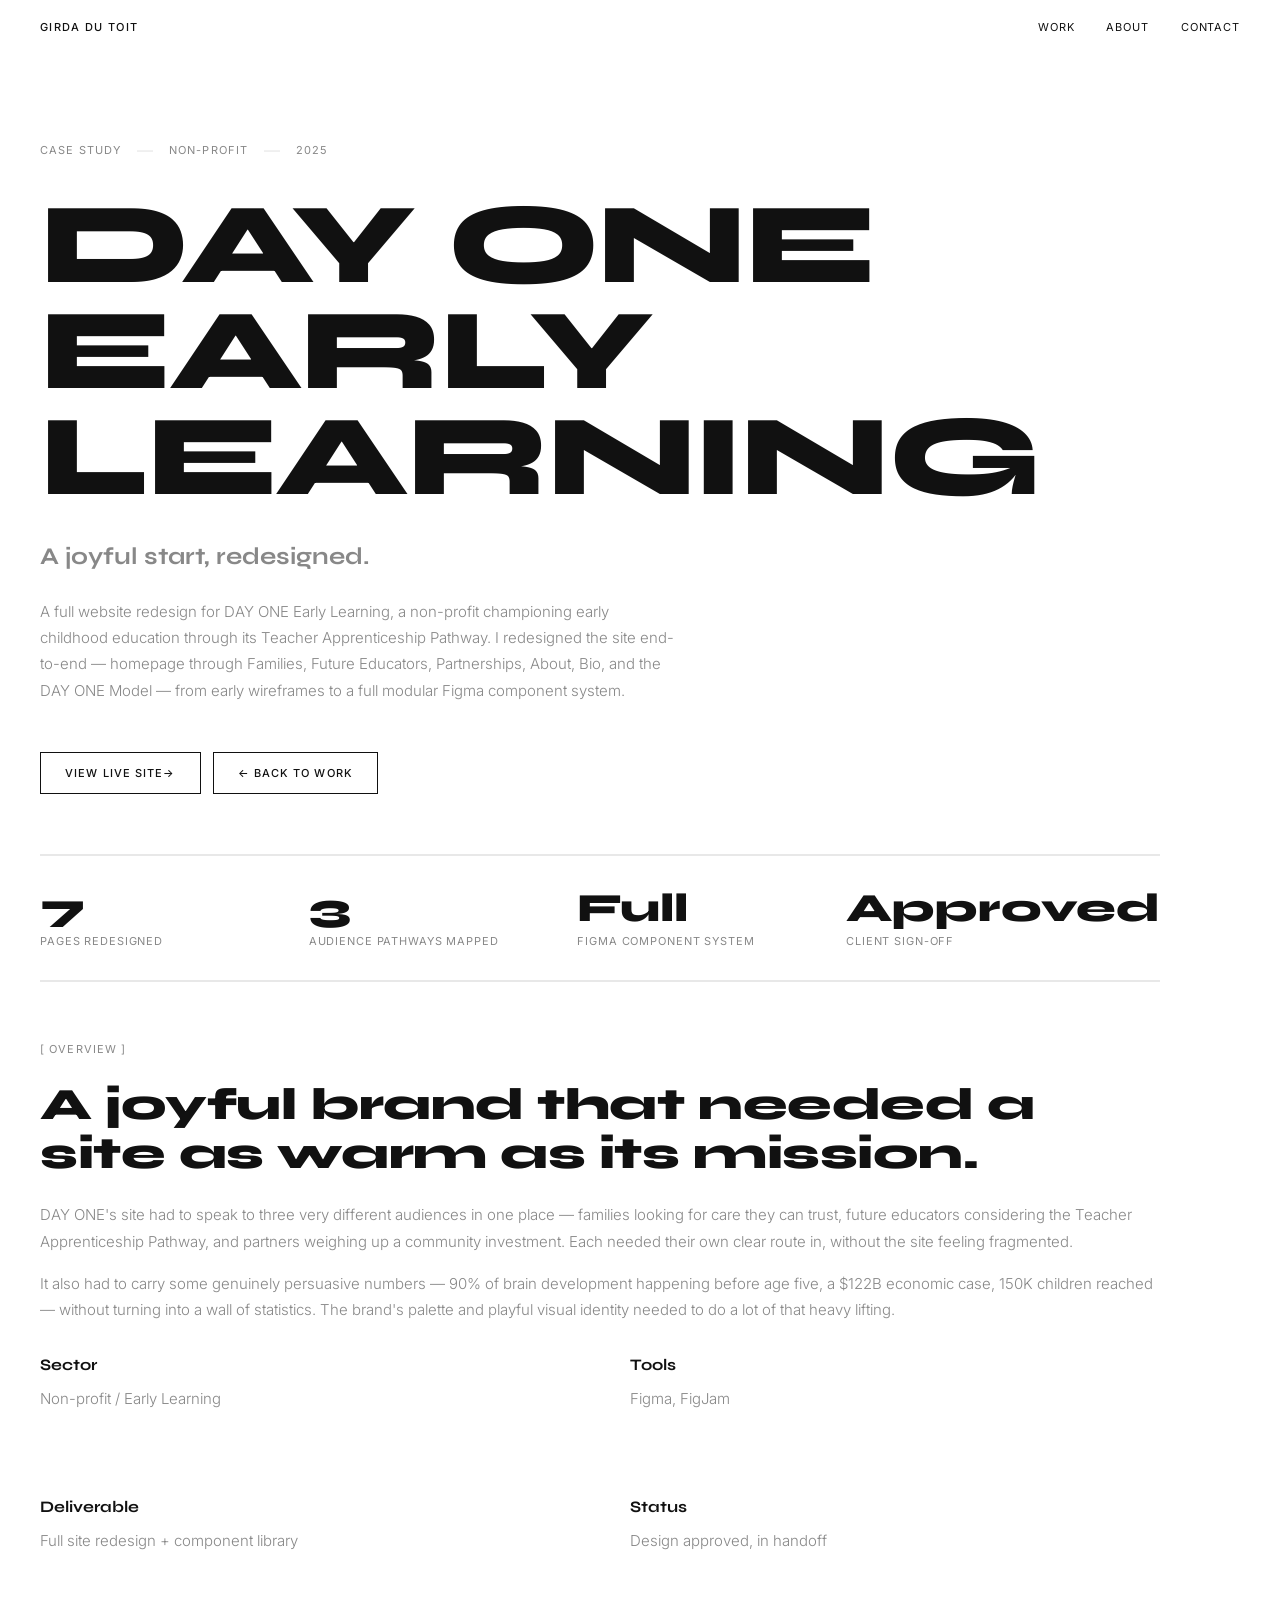
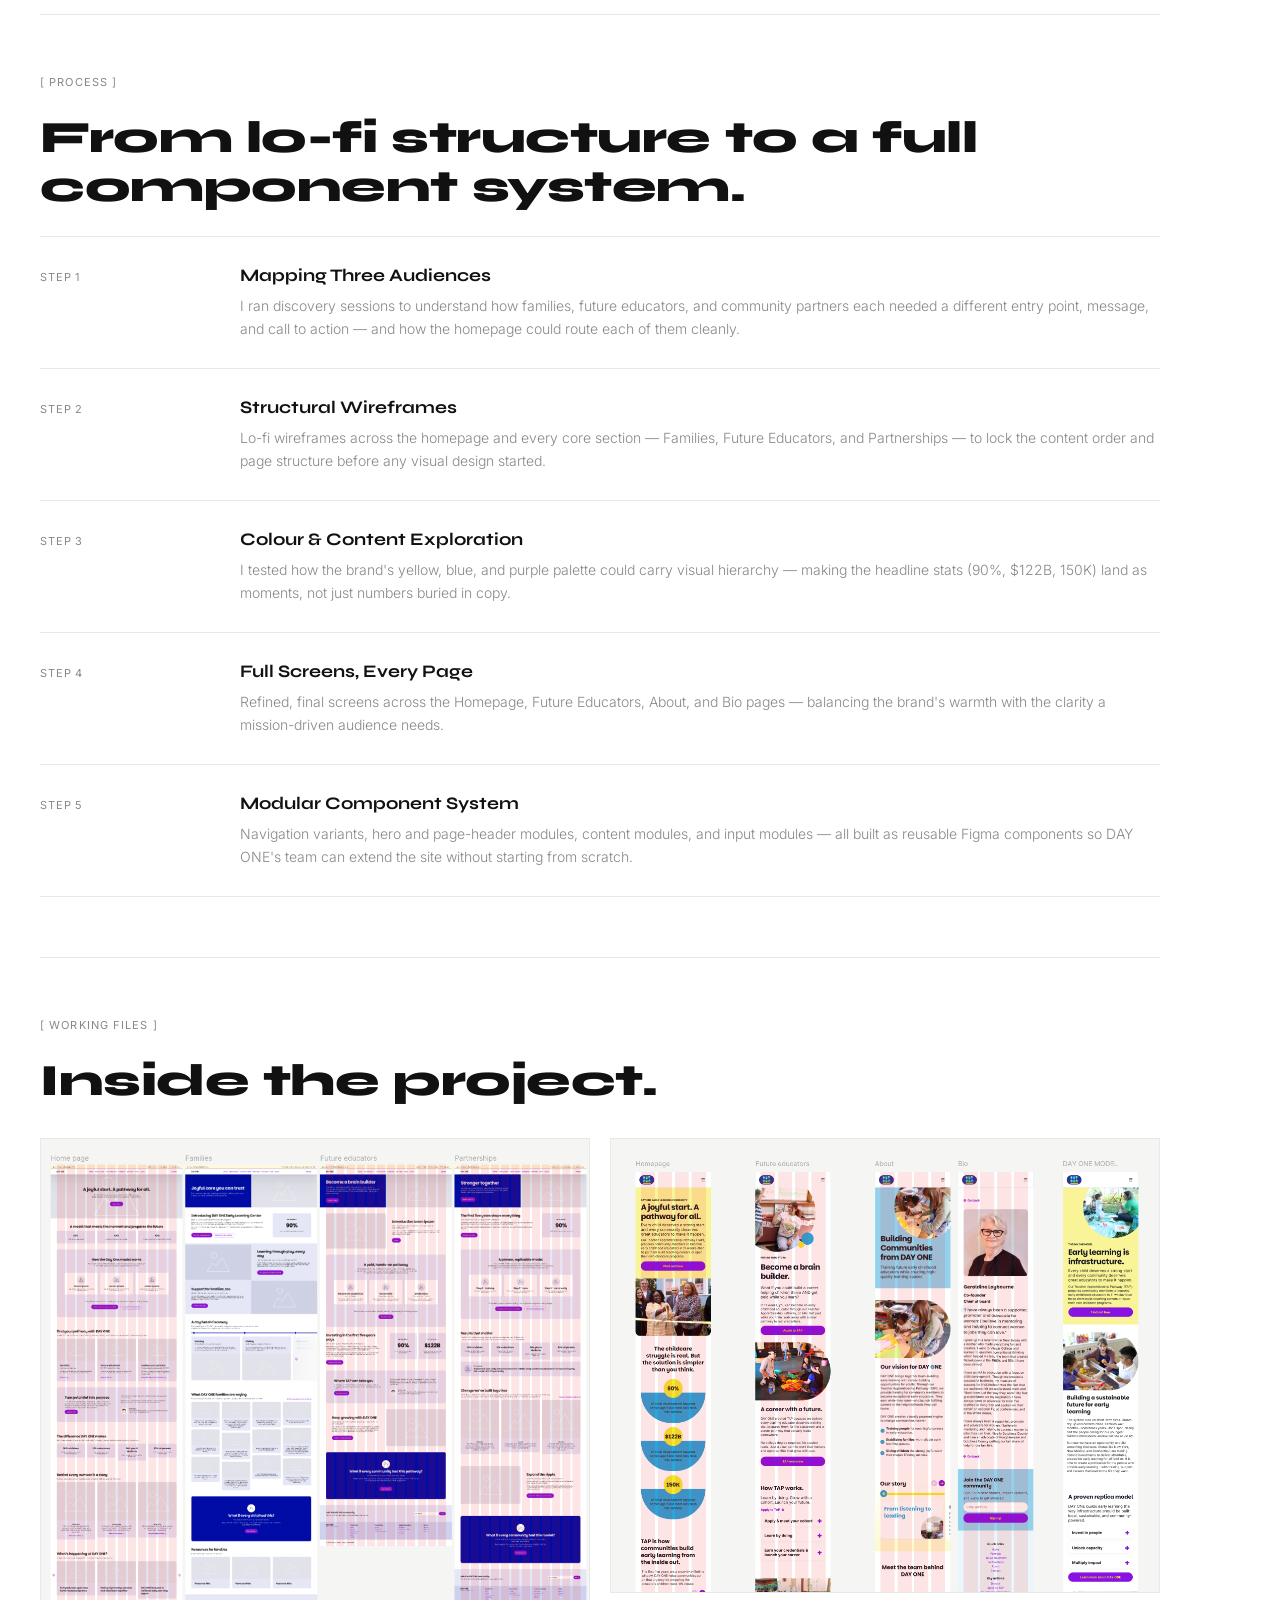
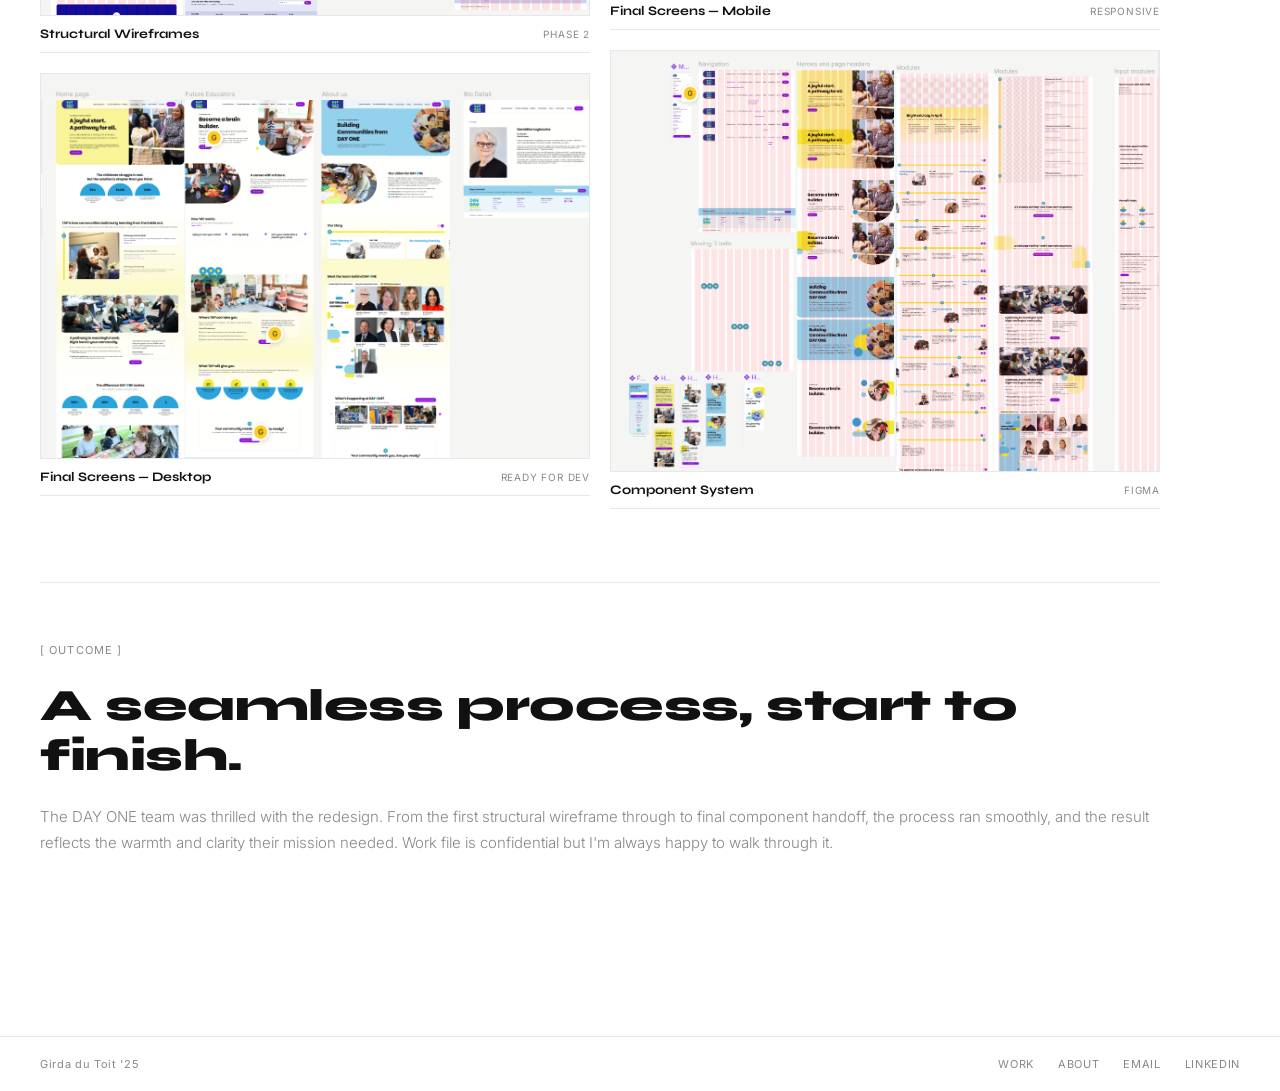
<file: dayone-case-study.html>
<!DOCTYPE html>
<html lang="en">
<head>
    <meta charset="UTF-8">
    <meta name="viewport" content="width=device-width, initial-scale=1.0">
    <title>DAY ONE Early Learning — Girda du Toit</title>
    <meta name="description" content="DAY ONE Early Learning — full website redesign for a non-profit early childhood education organisation.">
    <link rel="preconnect" href="https://fonts.googleapis.com">
    <link rel="preconnect" href="https://fonts.gstatic.com" crossorigin>
    <link href="https://fonts.googleapis.com/css2?family=Inter:wght@300;400;500&family=Syne:wght@700;800&display=swap" rel="stylesheet">
    <link rel="icon" href="data:image/svg+xml,<svg xmlns='http://www.w3.org/2000/svg' viewBox='0 0 32 32'><rect width='32' height='32' fill='%23111'/><text x='6' y='23' font-size='18' font-weight='900' fill='white' font-family='sans-serif'>G</text></svg>">
    <style>
    *, *::before, *::after { box-sizing: border-box; margin: 0; padding: 0; }
    html { scroll-behavior: smooth; }
    :root { --black: #111111; --white: #ffffff; --grey: #888888; --light: #f5f5f5; --border: #e8e8e8; }
    body { font-family: 'Inter', sans-serif; background: var(--white); color: var(--black); min-height: 100vh; -webkit-font-smoothing: antialiased; }

    nav { position: fixed; top: 0; left: 0; right: 0; z-index: 50; display: flex; align-items: center; justify-content: space-between; padding: 20px 40px; background: rgba(255,255,255,0.92); backdrop-filter: blur(12px); }
    .nav-name { font-size: 11px; font-weight: 500; letter-spacing: 0.12em; text-transform: uppercase; color: var(--black); text-decoration: none; }
    .nav-links { display: flex; align-items: center; gap: 32px; }
    .nav-links a { font-size: 11px; font-weight: 400; letter-spacing: 0.08em; text-transform: uppercase; color: var(--black); text-decoration: none; transition: color 0.2s; }
    .nav-links a:hover { color: var(--grey); }

    .page { padding: 140px 40px 120px; max-width: 1200px; }

    .page-eyebrow { display: flex; align-items: center; gap: 16px; margin-bottom: 32px; flex-wrap: wrap; }
    .eyebrow-tag { font-size: 11px; font-weight: 400; letter-spacing: 0.1em; text-transform: uppercase; color: var(--grey); }
    .eyebrow-dot { color: var(--border); }

    .page-title { font-family: 'Syne', sans-serif; font-weight: 800; font-size: clamp(3rem, 9vw, 8rem); line-height: 0.92; letter-spacing: -0.02em; text-transform: uppercase; color: var(--black); margin-bottom: 32px; }

    .page-sub { font-family: 'Syne', sans-serif; font-size: clamp(1rem, 2vw, 1.5rem); font-weight: 700; color: var(--grey); margin-bottom: 28px; }

    .page-intro { font-size: 15px; font-weight: 300; line-height: 1.75; color: var(--grey); max-width: 640px; margin-bottom: 48px; }

    .hero-actions { display: flex; gap: 12px; flex-wrap: wrap; padding-bottom: 60px; border-bottom: 1px solid var(--border); }
    .btn { font-size: 11px; font-weight: 500; letter-spacing: 0.1em; text-transform: uppercase; text-decoration: none; padding: 13px 24px; transition: opacity 0.2s; display: inline-flex; align-items: center; gap: 8px; }
    .btn-solid { background: var(--black); color: var(--white); }
    .btn-solid:hover { opacity: 0.7; }
    .btn-outline { background: var(--white); color: var(--black); border: 1px solid var(--black); }
    .btn-outline:hover { background: var(--black); color: var(--white); }

    /* Stats */
    .stats-row { display: grid; gap: 0; border-bottom: 1px solid var(--border); margin-bottom: 0; }
    .stat-item { padding: 32px 0; border-top: 1px solid var(--border); display: flex; flex-direction: column; gap: 6px; }
    .stat-item + .stat-item { border-left: none; }
    .stat-num { font-family: 'Syne', sans-serif; font-weight: 800; font-size: 2.5rem; line-height: 1; }
    .stat-label { font-size: 11px; letter-spacing: 0.08em; text-transform: uppercase; color: var(--grey); }

    /* Sections */
    section { padding: 60px 0; border-top: 1px solid var(--border); }
    .section-label { font-size: 11px; font-weight: 400; letter-spacing: 0.1em; text-transform: uppercase; color: var(--grey); margin-bottom: 24px; }
    .section-title { font-family: 'Syne', sans-serif; font-weight: 800; font-size: clamp(1.5rem, 3.5vw, 2.8rem); letter-spacing: -0.01em; line-height: 1.1; margin-bottom: 24px; }
    .body-text { font-size: 15px; font-weight: 300; line-height: 1.75; color: var(--grey); }
    .body-text + .body-text { margin-top: 16px; }

    /* Process steps */
    .process-list { margin-top: 16px; }
    .process-row { display: grid; grid-template-columns: 160px 1fr; gap: 40px; padding: 28px 0; border-bottom: 1px solid var(--border); align-items: baseline; }
    .process-row:first-child { border-top: 1px solid var(--border); }
    .process-step-label { font-size: 11px; letter-spacing: 0.08em; text-transform: uppercase; color: var(--grey); }
    .process-title { font-family: 'Syne', sans-serif; font-weight: 700; font-size: 1.1rem; margin-bottom: 8px; }
    .process-desc { font-size: 14px; font-weight: 300; line-height: 1.65; color: var(--grey); }

    /* Working files gallery */
    .gallery { columns: 2; gap: 20px; margin-top: 32px; }
    .gallery-item { break-inside: avoid; margin-bottom: 20px; }
    .gallery-item img { width: 100%; display: block; border: 1px solid var(--border); }
    .gallery-caption { display: flex; align-items: baseline; justify-content: space-between; padding: 10px 0; border-bottom: 1px solid var(--border); }
    .gallery-cap-title { font-family: 'Syne', sans-serif; font-size: 13px; font-weight: 700; }
    .gallery-cap-tag { font-size: 10px; letter-spacing: 0.08em; text-transform: uppercase; color: var(--grey); }

    /* Two col overview */
    .two-col { display: grid; grid-template-columns: 1fr 1fr; gap: 60px; margin-top: 32px; }
    .two-col-title { font-family: 'Syne', sans-serif; font-weight: 700; font-size: 1rem; margin-bottom: 12px; }

    /* Outcome block */
    .outcome-grid { display: grid; grid-template-columns: 1fr 1fr; gap: 0; margin-top: 32px; }
    .outcome-cell { padding: 28px 32px 28px 0; border-right: 1px solid var(--border); }
    .outcome-cell:nth-child(even) { padding-left: 32px; padding-right: 0; border-right: none; }
    .outcome-cell-num { font-family: 'Syne', sans-serif; font-weight: 800; font-size: 2rem; margin-bottom: 4px; }
    .outcome-cell-label { font-size: 11px; letter-spacing: 0.08em; text-transform: uppercase; color: var(--grey); }

    footer { display: flex; align-items: center; justify-content: space-between; padding: 20px 40px; border-top: 1px solid var(--border); flex-wrap: wrap; gap: 12px; }
    footer span { font-size: 11px; color: var(--grey); letter-spacing: 0.06em; }
    .footer-links { display: flex; gap: 24px; }
    .footer-links a { font-size: 11px; color: var(--grey); text-decoration: none; letter-spacing: 0.06em; text-transform: uppercase; transition: color 0.2s; }
    .footer-links a:hover { color: var(--black); }

    @media (max-width: 768px) {
        nav { padding: 16px 20px; }
        .page { padding: 120px 20px 80px; }
        .stats-row { grid-template-columns: 1fr 1fr; }
        .process-row { grid-template-columns: 1fr; gap: 8px; }
        .two-col, .outcome-grid { grid-template-columns: 1fr; gap: 32px; }
        .gallery { columns: 1; }
        footer { padding: 20px; }
        .outcome-cell { border-right: none; padding: 20px 0; border-bottom: 1px solid var(--border); }
        .outcome-cell:nth-child(even) { padding-left: 0; border-bottom: 1px solid var(--border); }
    }
</style>
</head>
<body><nav>
    <a href="index.html" class="nav-name">Girda du Toit</a>
    <div class="nav-links">
        <a href="index.html">Work</a>
        <a href="about.html">About</a>
        <a href="mailto:girdadutoit@gmail.com">Contact</a>
    </div>
</nav>
<div class="page">
    <div class="page-eyebrow">
        <span class="eyebrow-tag">Case Study</span><span class="eyebrow-dot">—</span>
        <span class="eyebrow-tag">Non-profit</span><span class="eyebrow-dot">—</span>
        <span class="eyebrow-tag">2025</span>
    </div>
    <h1 class="page-title">DAY ONE<br>Early Learning</h1>
    <p class="page-sub">A joyful start, redesigned.</p>
    <p class="page-intro">A full website redesign for DAY ONE Early Learning, a non-profit championing early childhood education through its Teacher Apprenticeship Pathway. I redesigned the site end-to-end — homepage through Families, Future Educators, Partnerships, About, Bio, and the DAY ONE Model — from early wireframes to a full modular Figma component system.</p>
    <div class="hero-actions">
        <a href="https://www.dayoneearlylearning.org/" class="btn btn-outline">View live site→</a>
    <a href="index.html" class="btn btn-outline">← Back to Work</a>
    </div>

    <div class="stats-row" style="grid-template-columns: repeat(4,1fr)">
        <div class="stat-item"><span class="stat-num">7</span><span class="stat-label">Pages redesigned</span></div>
        <div class="stat-item"><span class="stat-num">3</span><span class="stat-label">Audience pathways mapped</span></div>
        <div class="stat-item"><span class="stat-num">Full</span><span class="stat-label">Figma component system</span></div>
        <div class="stat-item"><span class="stat-num">Approved</span><span class="stat-label">Client sign-off</span></div>
    </div>

    <section>
        <p class="section-label">[ Overview ]</p>
        <h2 class="section-title">A joyful brand that needed a site as warm as its mission.</h2>
        <p class="body-text">DAY ONE's site had to speak to three very different audiences in one place — families looking for care they can trust, future educators considering the Teacher Apprenticeship Pathway, and partners weighing up a community investment. Each needed their own clear route in, without the site feeling fragmented.</p>
        <p class="body-text">It also had to carry some genuinely persuasive numbers — 90% of brain development happening before age five, a $122B economic case, 150K children reached — without turning into a wall of statistics. The brand's palette and playful visual identity needed to do a lot of that heavy lifting.</p>
        <div class="two-col" style="margin-top:32px">
            <div><p class="two-col-title">Sector</p><p class="body-text">Non-profit / Early Learning</p></div>
            <div><p class="two-col-title">Tools</p><p class="body-text">Figma, FigJam</p></div>
            <div style="margin-top:24px"><p class="two-col-title">Deliverable</p><p class="body-text">Full site redesign + component library</p></div>
            <div style="margin-top:24px"><p class="two-col-title">Status</p><p class="body-text">Design approved, in handoff</p></div>
        </div>
    </section>

    <section>
        <p class="section-label">[ Process ]</p>
        <h2 class="section-title">From lo-fi structure to a full component system.</h2>
        <div class="process-list">
            <div class="process-row"><span class="process-step-label">Step 1</span><div><p class="process-title">Mapping Three Audiences</p><p class="process-desc">I ran discovery sessions to understand how families, future educators, and community partners each needed a different entry point, message, and call to action — and how the homepage could route each of them cleanly.</p></div></div>
            <div class="process-row"><span class="process-step-label">Step 2</span><div><p class="process-title">Structural Wireframes</p><p class="process-desc">Lo-fi wireframes across the homepage and every core section — Families, Future Educators, and Partnerships — to lock the content order and page structure before any visual design started.</p></div></div>
            <div class="process-row"><span class="process-step-label">Step 3</span><div><p class="process-title">Colour & Content Exploration</p><p class="process-desc">I tested how the brand's yellow, blue, and purple palette could carry visual hierarchy — making the headline stats (90%, $122B, 150K) land as moments, not just numbers buried in copy.</p></div></div>
            <div class="process-row"><span class="process-step-label">Step 4</span><div><p class="process-title">Full Screens, Every Page</p><p class="process-desc">Refined, final screens across the Homepage, Future Educators, About, and Bio pages — balancing the brand's warmth with the clarity a mission-driven audience needs.</p></div></div>
            <div class="process-row"><span class="process-step-label">Step 5</span><div><p class="process-title">Modular Component System</p><p class="process-desc">Navigation variants, hero and page-header modules, content modules, and input modules — all built as reusable Figma components so DAY ONE's team can extend the site without starting from scratch.</p></div></div>
        </div>
    </section>

    <section>
        <p class="section-label">[ Working Files ]</p>
        <h2 class="section-title">Inside the project.</h2>
        <div class="gallery">
            <div class="gallery-item"><img src="dayone-wireframes.png" alt="DAY ONE structural wireframes"><div class="gallery-caption"><span class="gallery-cap-title">Structural Wireframes</span><span class="gallery-cap-tag">Phase 2</span></div></div>
            <div class="gallery-item"><img src="dayone-desktop.png" alt="DAY ONE final desktop screens"><div class="gallery-caption"><span class="gallery-cap-title">Final Screens — Desktop</span><span class="gallery-cap-tag">Ready for Dev</span></div></div>
            <div class="gallery-item"><img src="dayone-mobile.png" alt="DAY ONE final mobile screens"><div class="gallery-caption"><span class="gallery-cap-title">Final Screens — Mobile</span><span class="gallery-cap-tag">Responsive</span></div></div>
            <div class="gallery-item"><img src="dayone-blocks.png" alt="DAY ONE Figma component system"><div class="gallery-caption"><span class="gallery-cap-title">Component System</span><span class="gallery-cap-tag">Figma</span></div></div>
        </div>
    </section>

    <section>
        <p class="section-label">[ Outcome ]</p>
        <h2 class="section-title">A seamless process, start to finish.</h2>
        <p class="body-text">The DAY ONE team was thrilled with the redesign. From the first structural wireframe through to final component handoff, the process ran smoothly, and the result reflects the warmth and clarity their mission needed. Work file is confidential but I'm always happy to walk through it.</p>
    </section>
</div>
<footer>
    <span>Girda du Toit '25 </span>
    <div class="footer-links">
        <a href="index.html">Work</a>
        <a href="about.html">About</a>
        <a href="mailto:girdadutoit@gmail.com">Email</a>
        <a href="https://www.linkedin.com/in/girdadutoit" target="_blank">LinkedIn</a>
    </div>
</footer></body></html>
</file>
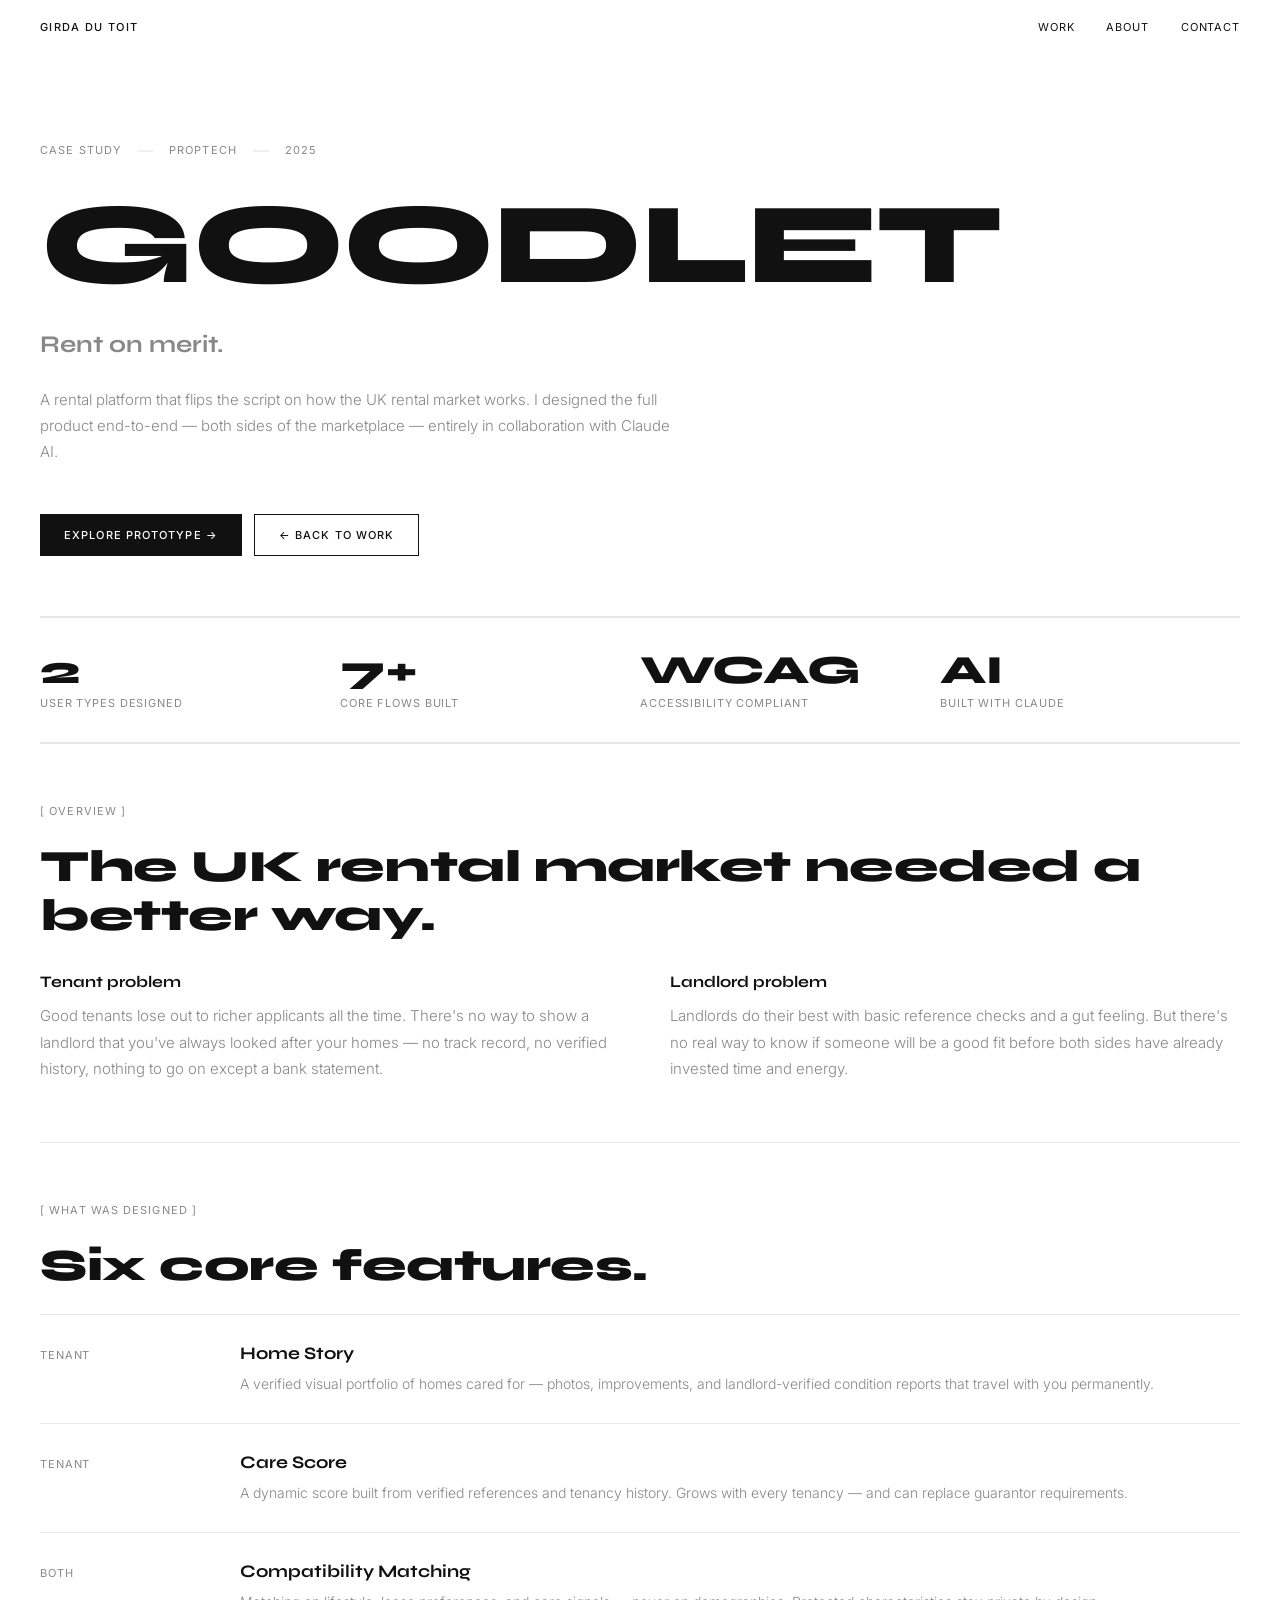
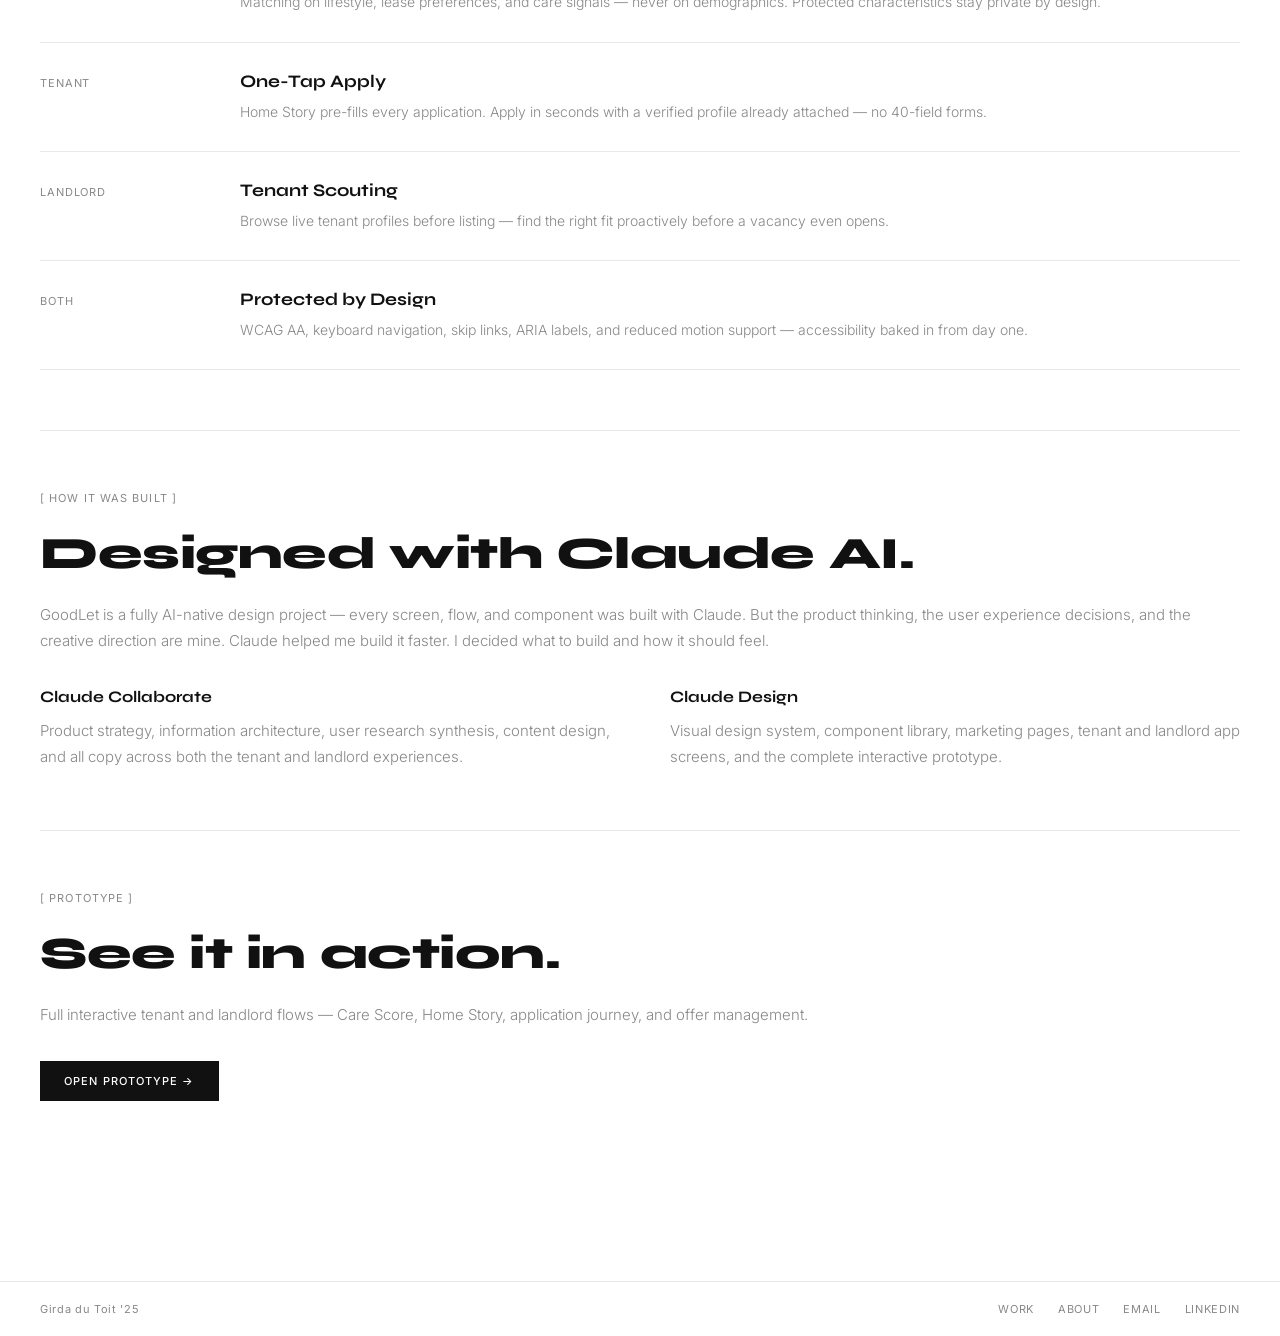
<file: goodlet-case-study.html>
<!DOCTYPE html>
<html lang="en">
<head>
    <meta charset="UTF-8">
    <meta name="viewport" content="width=device-width, initial-scale=1.0">
    <title>GoodLet Case Study — Girda du Toit</title>
    <meta name="description" content="GoodLet — two-sided UK rental platform designed end-to-end by Girda du Toit.">
    <link rel="preconnect" href="https://fonts.googleapis.com">
    <link rel="preconnect" href="https://fonts.gstatic.com" crossorigin>
    <link href="https://fonts.googleapis.com/css2?family=Inter:wght@300;400;500&family=Syne:wght@700;800&display=swap" rel="stylesheet">
    <link rel="icon" href="data:image/svg+xml,<svg xmlns='http://www.w3.org/2000/svg' viewBox='0 0 32 32'><rect width='32' height='32' fill='%23111'/><text x='6' y='23' font-size='18' font-weight='900' fill='white' font-family='sans-serif'>G</text></svg>">
    <style>
    *, *::before, *::after { box-sizing: border-box; margin: 0; padding: 0; }
    html { scroll-behavior: smooth; }
    :root { --black: #111111; --white: #ffffff; --grey: #888888; --light: #f5f5f5; --border: #e8e8e8; }
    body { font-family: 'Inter', sans-serif; background: var(--white); color: var(--black); min-height: 100vh; -webkit-font-smoothing: antialiased; }

    nav { position: fixed; top: 0; left: 0; right: 0; z-index: 50; display: flex; align-items: center; justify-content: space-between; padding: 20px 40px; background: rgba(255,255,255,0.92); backdrop-filter: blur(12px); }
    .nav-name { font-size: 11px; font-weight: 500; letter-spacing: 0.12em; text-transform: uppercase; color: var(--black); text-decoration: none; }
    .nav-links { display: flex; align-items: center; gap: 32px; }
    .nav-links a { font-size: 11px; font-weight: 400; letter-spacing: 0.08em; text-transform: uppercase; color: var(--black); text-decoration: none; transition: color 0.2s; }
    .nav-links a:hover { color: var(--grey); }

    .page { padding: 140px 40px 120px; max-width: 1600px; }

    .page-eyebrow { display: flex; align-items: center; gap: 16px; margin-bottom: 32px; flex-wrap: wrap; }
    .eyebrow-tag { font-size: 11px; font-weight: 400; letter-spacing: 0.1em; text-transform: uppercase; color: var(--grey); }
    .eyebrow-dot { color: var(--border); }

    .page-title { font-family: 'Syne', sans-serif; font-weight: 800; font-size: clamp(3rem, 9vw, 8rem); line-height: 0.92; letter-spacing: -0.02em; text-transform: uppercase; color: var(--black); margin-bottom: 32px; }

    .page-sub { font-family: 'Syne', sans-serif; font-size: clamp(1rem, 2vw, 1.5rem); font-weight: 700; color: var(--grey); margin-bottom: 28px; }

    .page-intro { font-size: 15px; font-weight: 300; line-height: 1.75; color: var(--grey); max-width: 640px; margin-bottom: 48px; }

    .hero-actions { display: flex; gap: 12px; flex-wrap: wrap; padding-bottom: 60px; border-bottom: 1px solid var(--border); }
    .btn { font-size: 11px; font-weight: 500; letter-spacing: 0.1em; text-transform: uppercase; text-decoration: none; padding: 13px 24px; transition: opacity 0.2s; display: inline-flex; align-items: center; gap: 8px; }
    .btn-solid { background: var(--black); color: var(--white); }
    .btn-solid:hover { opacity: 0.7; }
    .btn-outline { background: var(--white); color: var(--black); border: 1px solid var(--black); }
    .btn-outline:hover { background: var(--black); color: var(--white); }

    /* Stats */
    .stats-row { display: grid; gap: 0; border-bottom: 1px solid var(--border); margin-bottom: 0; }
    .stat-item { padding: 32px 0; border-top: 1px solid var(--border); display: flex; flex-direction: column; gap: 6px; }
    .stat-item + .stat-item { border-left: none; }
    .stat-num { font-family: 'Syne', sans-serif; font-weight: 800; font-size: 2.5rem; line-height: 1; }
    .stat-label { font-size: 11px; letter-spacing: 0.08em; text-transform: uppercase; color: var(--grey); }

    /* Sections */
    section { padding: 60px 0; border-top: 1px solid var(--border); }
    .section-label { font-size: 11px; font-weight: 400; letter-spacing: 0.1em; text-transform: uppercase; color: var(--grey); margin-bottom: 24px; }
    .section-title { font-family: 'Syne', sans-serif; font-weight: 800; font-size: clamp(1.5rem, 3.5vw, 2.8rem); letter-spacing: -0.01em; line-height: 1.1; margin-bottom: 24px; }
    .body-text { font-size: 15px; font-weight: 300; line-height: 1.75; color: var(--grey); }
    .body-text + .body-text { margin-top: 16px; }

    /* Process steps */
    .process-list { margin-top: 16px; }
    .process-row { display: grid; grid-template-columns: 160px 1fr; gap: 40px; padding: 28px 0; border-bottom: 1px solid var(--border); align-items: baseline; }
    .process-row:first-child { border-top: 1px solid var(--border); }
    .process-step-label { font-size: 11px; letter-spacing: 0.08em; text-transform: uppercase; color: var(--grey); }
    .process-title { font-family: 'Syne', sans-serif; font-weight: 700; font-size: 1.1rem; margin-bottom: 8px; }
    .process-desc { font-size: 14px; font-weight: 300; line-height: 1.65; color: var(--grey); }

    /* Working files gallery */
    .gallery { columns: 2; gap: 20px; margin-top: 32px; }
    .gallery-item { break-inside: avoid; margin-bottom: 20px; }
    .gallery-item img { width: 100%; display: block; border: 1px solid var(--border); }
    .gallery-caption { display: flex; align-items: baseline; justify-content: space-between; padding: 10px 0; border-bottom: 1px solid var(--border); }
    .gallery-cap-title { font-family: 'Syne', sans-serif; font-size: 13px; font-weight: 700; }
    .gallery-cap-tag { font-size: 10px; letter-spacing: 0.08em; text-transform: uppercase; color: var(--grey); }

    /* Two col overview */
    .two-col { display: grid; grid-template-columns: 1fr 1fr; gap: 60px; margin-top: 32px; }
    .two-col-title { font-family: 'Syne', sans-serif; font-weight: 700; font-size: 1rem; margin-bottom: 12px; }

    /* Outcome block */
    .outcome-grid { display: grid; grid-template-columns: 1fr 1fr; gap: 0; margin-top: 32px; }
    .outcome-cell { padding: 28px 32px 28px 0; border-right: 1px solid var(--border); }
    .outcome-cell:nth-child(even) { padding-left: 32px; padding-right: 0; border-right: none; }
    .outcome-cell-num { font-family: 'Syne', sans-serif; font-weight: 800; font-size: 2rem; margin-bottom: 4px; }
    .outcome-cell-label { font-size: 11px; letter-spacing: 0.08em; text-transform: uppercase; color: var(--grey); }

    footer { display: flex; align-items: center; justify-content: space-between; padding: 20px 40px; border-top: 1px solid var(--border); flex-wrap: wrap; gap: 12px; }
    footer span { font-size: 11px; color: var(--grey); letter-spacing: 0.06em; }
    .footer-links { display: flex; gap: 24px; }
    .footer-links a { font-size: 11px; color: var(--grey); text-decoration: none; letter-spacing: 0.06em; text-transform: uppercase; transition: color 0.2s; }
    .footer-links a:hover { color: var(--black); }

    @media (max-width: 768px) {
        nav { padding: 16px 20px; }
        .page { padding: 120px 20px 80px; }
        .stats-row { grid-template-columns: 1fr 1fr; }
        .process-row { grid-template-columns: 1fr; gap: 8px; }
        .two-col, .outcome-grid { grid-template-columns: 1fr; gap: 32px; }
        .gallery { columns: 1; }
        footer { padding: 20px; }
        .outcome-cell { border-right: none; padding: 20px 0; border-bottom: 1px solid var(--border); }
        .outcome-cell:nth-child(even) { padding-left: 0; border-bottom: 1px solid var(--border); }
    }
</style>
</head>
<body><nav>
    <a href="index.html" class="nav-name">Girda du Toit</a>
    <div class="nav-links">
        <a href="index.html">Work</a>
        <a href="about.html">About</a>
        <a href="mailto:girdadutoit@gmail.com">Contact</a>
    </div>
</nav>
<div class="page">
    <div class="page-eyebrow">
        <span class="eyebrow-tag">Case Study</span><span class="eyebrow-dot">—</span>
        <span class="eyebrow-tag">PropTech</span><span class="eyebrow-dot">—</span>
        <span class="eyebrow-tag">2025</span>
    </div>
    <h1 class="page-title">GoodLet</h1>
    <p class="page-sub">Rent on merit.</p>
    <p class="page-intro">A rental platform that flips the script on how the UK rental market works. I designed the full product end-to-end — both sides of the marketplace — entirely in collaboration with Claude AI.</p>
    <div class="hero-actions">
        <a href="GoodLet.html" target="_blank" class="btn btn-solid">Explore Prototype →</a>
        <a href="index.html" class="btn btn-outline">← Back to Work</a>
    </div>

    <div class="stats-row" style="grid-template-columns: repeat(4,1fr)">
        <div class="stat-item"><span class="stat-num">2</span><span class="stat-label">User types designed</span></div>
        <div class="stat-item"><span class="stat-num">7+</span><span class="stat-label">Core flows built</span></div>
        <div class="stat-item"><span class="stat-num">WCAG</span><span class="stat-label">Accessibility compliant</span></div>
        <div class="stat-item"><span class="stat-num">AI</span><span class="stat-label">Built with Claude</span></div>
    </div>

    <section>
        <p class="section-label">[ Overview ]</p>
        <h2 class="section-title">The UK rental market needed a better way.</h2>
        <div class="two-col">
            <div>
                <p class="two-col-title">Tenant problem</p>
                <p class="body-text">Good tenants lose out to richer applicants all the time. There's no way to show a landlord that you've always looked after your homes — no track record, no verified history, nothing to go on except a bank statement.</p>
            </div>
            <div>
                <p class="two-col-title">Landlord problem</p>
                <p class="body-text">Landlords do their best with basic reference checks and a gut feeling. But there's no real way to know if someone will be a good fit before both sides have already invested time and energy.</p>
            </div>
        </div>
    </section>

    <section>
        <p class="section-label">[ What was designed ]</p>
        <h2 class="section-title">Six core features.</h2>
        <div class="process-list">
            <div class="process-row"><span class="process-step-label">Tenant</span><div><p class="process-title">Home Story</p><p class="process-desc">A verified visual portfolio of homes cared for — photos, improvements, and landlord-verified condition reports that travel with you permanently.</p></div></div>
            <div class="process-row"><span class="process-step-label">Tenant</span><div><p class="process-title">Care Score</p><p class="process-desc">A dynamic score built from verified references and tenancy history. Grows with every tenancy — and can replace guarantor requirements.</p></div></div>
            <div class="process-row"><span class="process-step-label">Both</span><div><p class="process-title">Compatibility Matching</p><p class="process-desc">Matching on lifestyle, lease preferences, and care signals — never on demographics. Protected characteristics stay private by design.</p></div></div>
            <div class="process-row"><span class="process-step-label">Tenant</span><div><p class="process-title">One-Tap Apply</p><p class="process-desc">Home Story pre-fills every application. Apply in seconds with a verified profile already attached — no 40-field forms.</p></div></div>
            <div class="process-row"><span class="process-step-label">Landlord</span><div><p class="process-title">Tenant Scouting</p><p class="process-desc">Browse live tenant profiles before listing — find the right fit proactively before a vacancy even opens.</p></div></div>
            <div class="process-row"><span class="process-step-label">Both</span><div><p class="process-title">Protected by Design</p><p class="process-desc">WCAG AA, keyboard navigation, skip links, ARIA labels, and reduced motion support — accessibility baked in from day one.</p></div></div>
        </div>
    </section>

    <section>
        <p class="section-label">[ How it was built ]</p>
        <h2 class="section-title">Designed with Claude AI.</h2>
        <p class="body-text">GoodLet is a fully AI-native design project — every screen, flow, and component was built with Claude. But the product thinking, the user experience decisions, and the creative direction are mine. Claude helped me build it faster. I decided what to build and how it should feel.</p>
        <div class="two-col" style="margin-top:32px">
            <div><p class="two-col-title">Claude Collaborate</p><p class="body-text">Product strategy, information architecture, user research synthesis, content design, and all copy across both the tenant and landlord experiences.</p></div>
            <div><p class="two-col-title">Claude Design</p><p class="body-text">Visual design system, component library, marketing pages, tenant and landlord app screens, and the complete interactive prototype.</p></div>
        </div>
    </section>

    <section>
        <p class="section-label">[ Prototype ]</p>
        <h2 class="section-title">See it in action.</h2>
        <p class="body-text" style="margin-bottom:32px">Full interactive tenant and landlord flows — Care Score, Home Story, application journey, and offer management.</p>
        <a href="GoodLet.html" target="_blank" class="btn btn-solid">Open Prototype →</a>
    </section>
</div>
<footer>
    <span>Girda du Toit '25</span>
    <div class="footer-links">
        <a href="index.html">Work</a>
        <a href="about.html">About</a>
        <a href="mailto:girdadutoit@gmail.com">Email</a>
        <a href="https://www.linkedin.com/in/girdadutoit" target="_blank">LinkedIn</a>
    </div>
</footer></body></html>
</file>
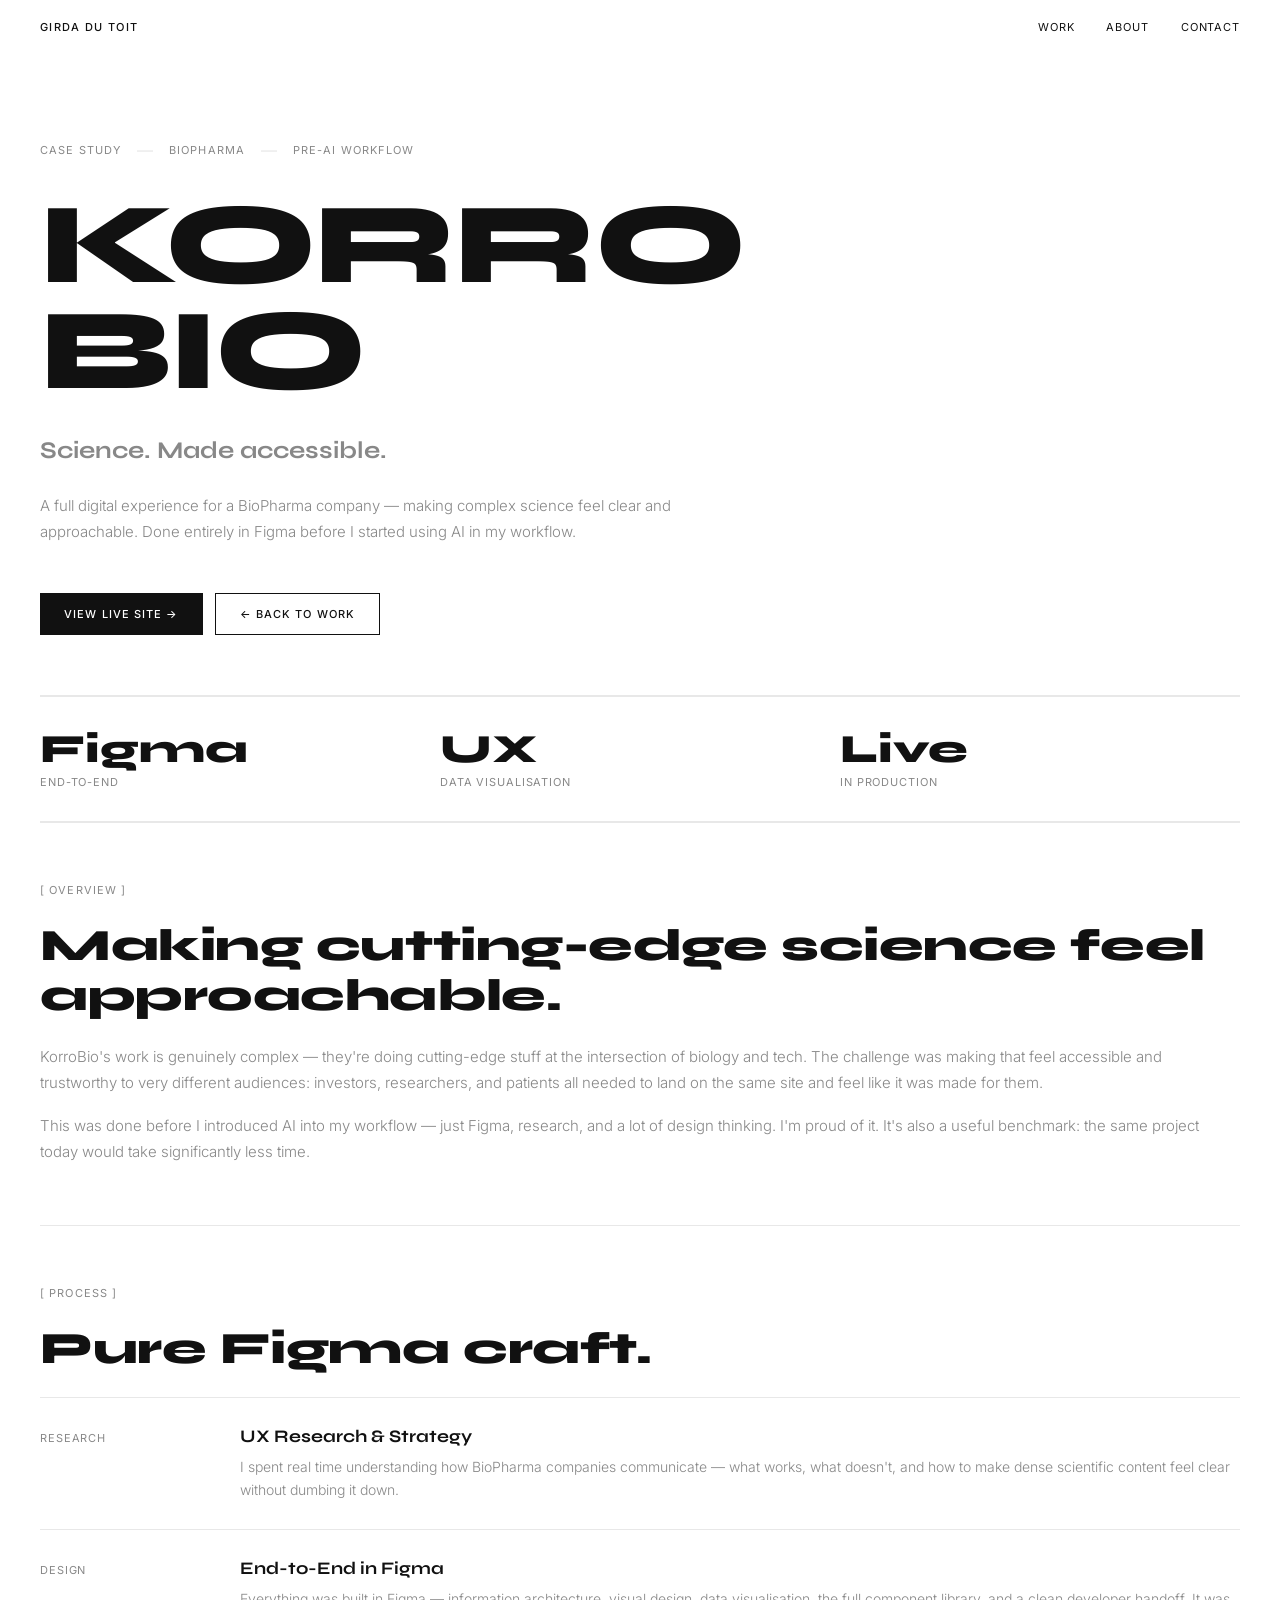
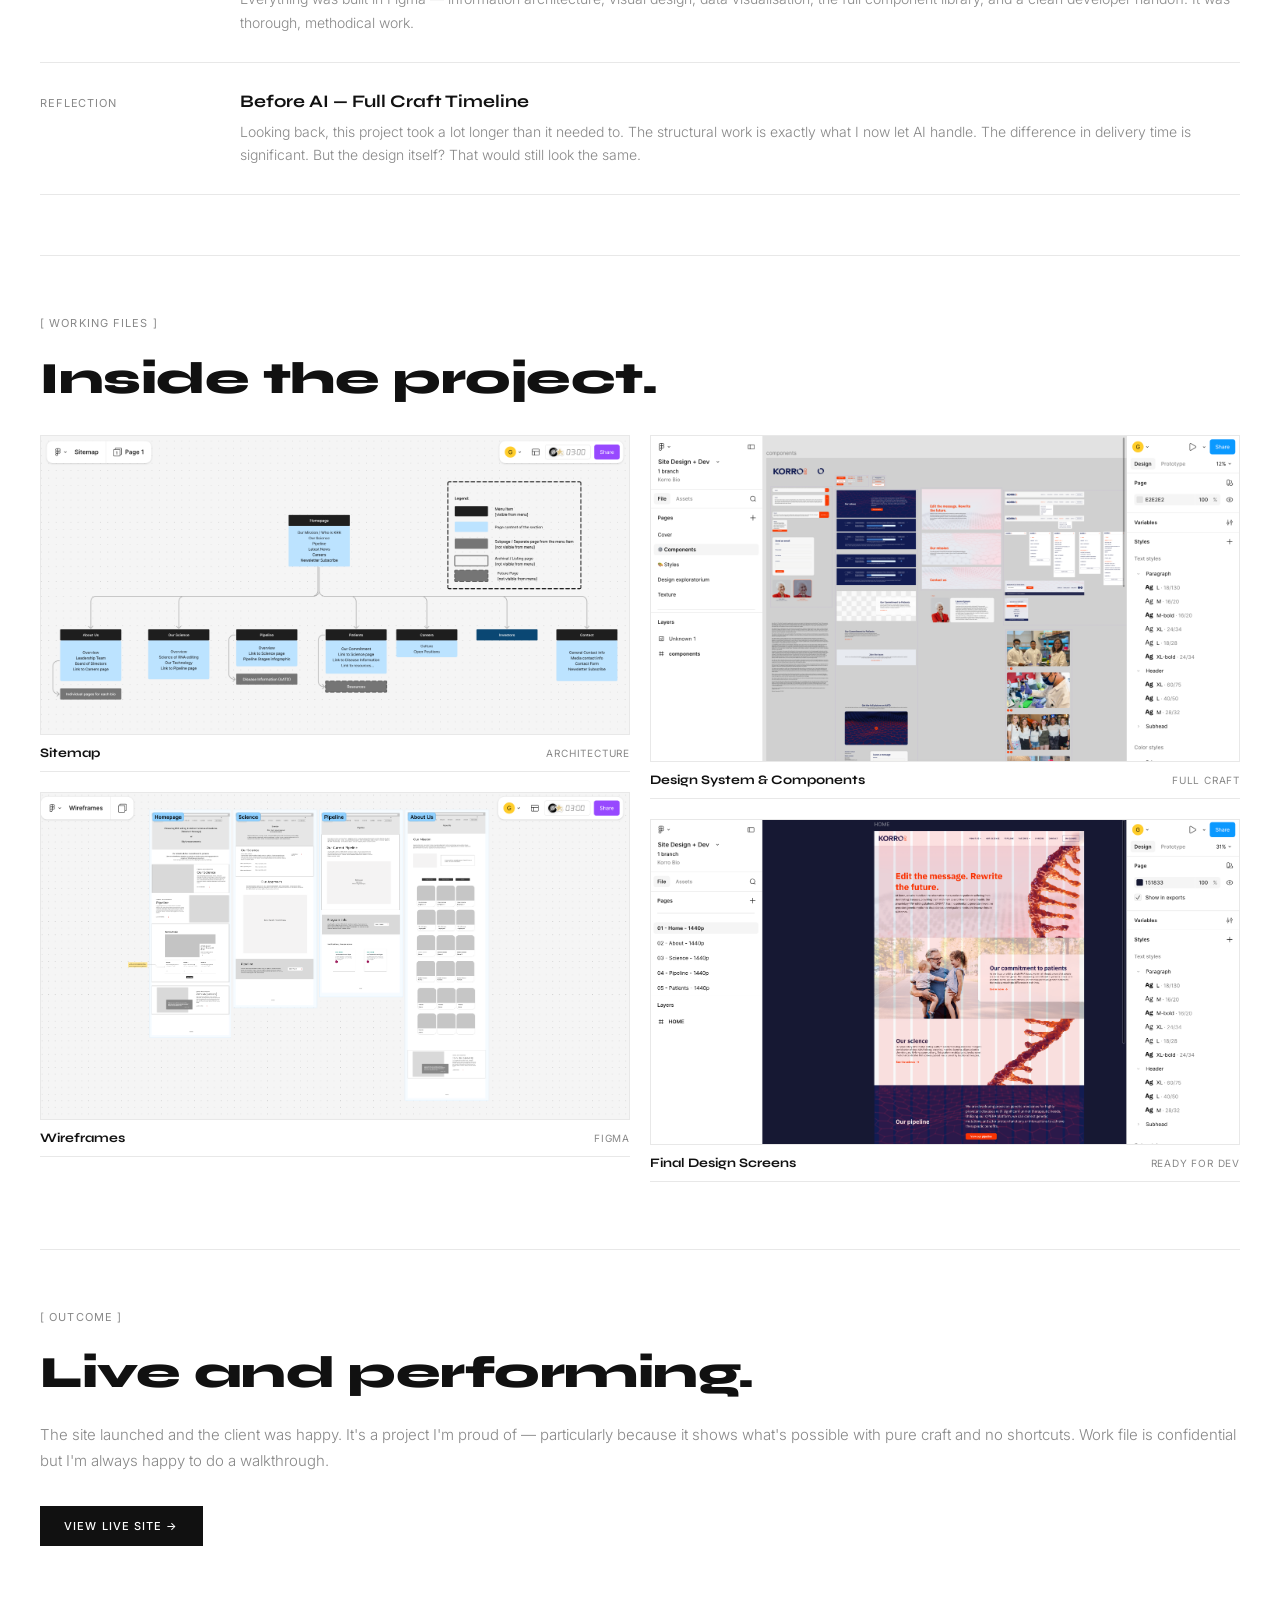
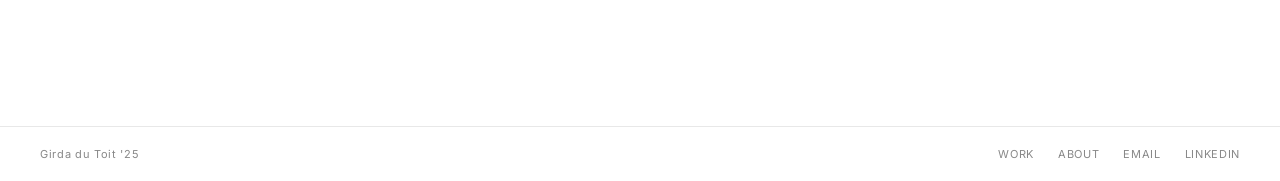
<file: korrobio-case-study.html>
<!DOCTYPE html>
<html lang="en">
<head>
    <meta charset="UTF-8">
    <meta name="viewport" content="width=device-width, initial-scale=1.0">
    <title>KorroBio — Girda du Toit</title>
    <meta name="description" content="KorroBio — BioPharma digital experience designed entirely in Figma.">
    <link rel="preconnect" href="https://fonts.googleapis.com">
    <link rel="preconnect" href="https://fonts.gstatic.com" crossorigin>
    <link href="https://fonts.googleapis.com/css2?family=Inter:wght@300;400;500&family=Syne:wght@700;800&display=swap" rel="stylesheet">
    <link rel="icon" href="data:image/svg+xml,<svg xmlns='http://www.w3.org/2000/svg' viewBox='0 0 32 32'><rect width='32' height='32' fill='%23111'/><text x='6' y='23' font-size='18' font-weight='900' fill='white' font-family='sans-serif'>G</text></svg>">
    <style>
    *, *::before, *::after { box-sizing: border-box; margin: 0; padding: 0; }
    html { scroll-behavior: smooth; }
    :root { --black: #111111; --white: #ffffff; --grey: #888888; --light: #f5f5f5; --border: #e8e8e8; }
    body { font-family: 'Inter', sans-serif; background: var(--white); color: var(--black); min-height: 100vh; -webkit-font-smoothing: antialiased; }

    nav { position: fixed; top: 0; left: 0; right: 0; z-index: 50; display: flex; align-items: center; justify-content: space-between; padding: 20px 40px; background: rgba(255,255,255,0.92); backdrop-filter: blur(12px); }
    .nav-name { font-size: 11px; font-weight: 500; letter-spacing: 0.12em; text-transform: uppercase; color: var(--black); text-decoration: none; }
    .nav-links { display: flex; align-items: center; gap: 32px; }
    .nav-links a { font-size: 11px; font-weight: 400; letter-spacing: 0.08em; text-transform: uppercase; color: var(--black); text-decoration: none; transition: color 0.2s; }
    .nav-links a:hover { color: var(--grey); }

    .page { padding: 140px 40px 120px; max-width: 1600px; }

    .page-eyebrow { display: flex; align-items: center; gap: 16px; margin-bottom: 32px; flex-wrap: wrap; }
    .eyebrow-tag { font-size: 11px; font-weight: 400; letter-spacing: 0.1em; text-transform: uppercase; color: var(--grey); }
    .eyebrow-dot { color: var(--border); }

    .page-title { font-family: 'Syne', sans-serif; font-weight: 800; font-size: clamp(3rem, 9vw, 8rem); line-height: 0.92; letter-spacing: -0.02em; text-transform: uppercase; color: var(--black); margin-bottom: 32px; }

    .page-sub { font-family: 'Syne', sans-serif; font-size: clamp(1rem, 2vw, 1.5rem); font-weight: 700; color: var(--grey); margin-bottom: 28px; }

    .page-intro { font-size: 15px; font-weight: 300; line-height: 1.75; color: var(--grey); max-width: 640px; margin-bottom: 48px; }

    .hero-actions { display: flex; gap: 12px; flex-wrap: wrap; padding-bottom: 60px; border-bottom: 1px solid var(--border); }
    .btn { font-size: 11px; font-weight: 500; letter-spacing: 0.1em; text-transform: uppercase; text-decoration: none; padding: 13px 24px; transition: opacity 0.2s; display: inline-flex; align-items: center; gap: 8px; }
    .btn-solid { background: var(--black); color: var(--white); }
    .btn-solid:hover { opacity: 0.7; }
    .btn-outline { background: var(--white); color: var(--black); border: 1px solid var(--black); }
    .btn-outline:hover { background: var(--black); color: var(--white); }

    /* Stats */
    .stats-row { display: grid; gap: 0; border-bottom: 1px solid var(--border); margin-bottom: 0; }
    .stat-item { padding: 32px 0; border-top: 1px solid var(--border); display: flex; flex-direction: column; gap: 6px; }
    .stat-item + .stat-item { border-left: none; }
    .stat-num { font-family: 'Syne', sans-serif; font-weight: 800; font-size: 2.5rem; line-height: 1; }
    .stat-label { font-size: 11px; letter-spacing: 0.08em; text-transform: uppercase; color: var(--grey); }

    /* Sections */
    section { padding: 60px 0; border-top: 1px solid var(--border); }
    .section-label { font-size: 11px; font-weight: 400; letter-spacing: 0.1em; text-transform: uppercase; color: var(--grey); margin-bottom: 24px; }
    .section-title { font-family: 'Syne', sans-serif; font-weight: 800; font-size: clamp(1.5rem, 3.5vw, 2.8rem); letter-spacing: -0.01em; line-height: 1.1; margin-bottom: 24px; }
    .body-text { font-size: 15px; font-weight: 300; line-height: 1.75; color: var(--grey); }
    .body-text + .body-text { margin-top: 16px; }

    /* Process steps */
    .process-list { margin-top: 16px; }
    .process-row { display: grid; grid-template-columns: 160px 1fr; gap: 40px; padding: 28px 0; border-bottom: 1px solid var(--border); align-items: baseline; }
    .process-row:first-child { border-top: 1px solid var(--border); }
    .process-step-label { font-size: 11px; letter-spacing: 0.08em; text-transform: uppercase; color: var(--grey); }
    .process-title { font-family: 'Syne', sans-serif; font-weight: 700; font-size: 1.1rem; margin-bottom: 8px; }
    .process-desc { font-size: 14px; font-weight: 300; line-height: 1.65; color: var(--grey); }

    /* Working files gallery */
    .gallery { columns: 2; gap: 20px; margin-top: 32px; }
    .gallery-item { break-inside: avoid; margin-bottom: 20px; }
    .gallery-item img { width: 100%; display: block; border: 1px solid var(--border); }
    .gallery-caption { display: flex; align-items: baseline; justify-content: space-between; padding: 10px 0; border-bottom: 1px solid var(--border); }
    .gallery-cap-title { font-family: 'Syne', sans-serif; font-size: 13px; font-weight: 700; }
    .gallery-cap-tag { font-size: 10px; letter-spacing: 0.08em; text-transform: uppercase; color: var(--grey); }

    /* Two col overview */
    .two-col { display: grid; grid-template-columns: 1fr 1fr; gap: 60px; margin-top: 32px; }
    .two-col-title { font-family: 'Syne', sans-serif; font-weight: 700; font-size: 1rem; margin-bottom: 12px; }

    /* Outcome block */
    .outcome-grid { display: grid; grid-template-columns: 1fr 1fr; gap: 0; margin-top: 32px; }
    .outcome-cell { padding: 28px 32px 28px 0; border-right: 1px solid var(--border); }
    .outcome-cell:nth-child(even) { padding-left: 32px; padding-right: 0; border-right: none; }
    .outcome-cell-num { font-family: 'Syne', sans-serif; font-weight: 800; font-size: 2rem; margin-bottom: 4px; }
    .outcome-cell-label { font-size: 11px; letter-spacing: 0.08em; text-transform: uppercase; color: var(--grey); }

    footer { display: flex; align-items: center; justify-content: space-between; padding: 20px 40px; border-top: 1px solid var(--border); flex-wrap: wrap; gap: 12px; }
    footer span { font-size: 11px; color: var(--grey); letter-spacing: 0.06em; }
    .footer-links { display: flex; gap: 24px; }
    .footer-links a { font-size: 11px; color: var(--grey); text-decoration: none; letter-spacing: 0.06em; text-transform: uppercase; transition: color 0.2s; }
    .footer-links a:hover { color: var(--black); }

    @media (max-width: 768px) {
        nav { padding: 16px 20px; }
        .page { padding: 120px 20px 80px; }
        .stats-row { grid-template-columns: 1fr 1fr; }
        .process-row { grid-template-columns: 1fr; gap: 8px; }
        .two-col, .outcome-grid { grid-template-columns: 1fr; gap: 32px; }
        .gallery { columns: 1; }
        footer { padding: 20px; }
        .outcome-cell { border-right: none; padding: 20px 0; border-bottom: 1px solid var(--border); }
        .outcome-cell:nth-child(even) { padding-left: 0; border-bottom: 1px solid var(--border); }
    }
</style>
</head>
<body><nav>
    <a href="index.html" class="nav-name">Girda du Toit</a>
    <div class="nav-links">
        <a href="index.html">Work</a>
        <a href="about.html">About</a>
        <a href="mailto:girdadutoit@gmail.com">Contact</a>
    </div>
</nav>
<div class="page">
    <div class="page-eyebrow">
        <span class="eyebrow-tag">Case Study</span><span class="eyebrow-dot">—</span>
        <span class="eyebrow-tag">BioPharma</span><span class="eyebrow-dot">—</span>
        <span class="eyebrow-tag">Pre-AI Workflow</span>
    </div>
    <h1 class="page-title">Korro<br>Bio</h1>
    <p class="page-sub">Science. Made accessible.</p>
    <p class="page-intro">A full digital experience for a BioPharma company — making complex science feel clear and approachable. Done entirely in Figma before I started using AI in my workflow.</p>
    <div class="hero-actions">
        <a href="https://www.korrobio.com/" target="_blank" class="btn btn-solid">View Live Site →</a>
        <a href="index.html" class="btn btn-outline">← Back to Work</a>
    </div>

    <div class="stats-row" style="grid-template-columns: repeat(3,1fr)">
        <div class="stat-item"><span class="stat-num">Figma</span><span class="stat-label">End-to-end</span></div>
        <div class="stat-item"><span class="stat-num">UX</span><span class="stat-label">Data visualisation</span></div>
        <div class="stat-item"><span class="stat-num">Live</span><span class="stat-label">In production</span></div>
    </div>

    <section>
        <p class="section-label">[ Overview ]</p>
        <h2 class="section-title">Making cutting-edge science feel approachable.</h2>
        <p class="body-text">KorroBio's work is genuinely complex — they're doing cutting-edge stuff at the intersection of biology and tech. The challenge was making that feel accessible and trustworthy to very different audiences: investors, researchers, and patients all needed to land on the same site and feel like it was made for them.</p>
        <p class="body-text">This was done before I introduced AI into my workflow — just Figma, research, and a lot of design thinking. I'm proud of it. It's also a useful benchmark: the same project today would take significantly less time.</p>
    </section>

    <section>
        <p class="section-label">[ Process ]</p>
        <h2 class="section-title">Pure Figma craft.</h2>
        <div class="process-list">
            <div class="process-row"><span class="process-step-label">Research</span><div><p class="process-title">UX Research & Strategy</p><p class="process-desc">I spent real time understanding how BioPharma companies communicate — what works, what doesn't, and how to make dense scientific content feel clear without dumbing it down.</p></div></div>
            <div class="process-row"><span class="process-step-label">Design</span><div><p class="process-title">End-to-End in Figma</p><p class="process-desc">Everything was built in Figma — information architecture, visual design, data visualisation, the full component library, and a clean developer handoff. It was thorough, methodical work.</p></div></div>
            <div class="process-row"><span class="process-step-label">Reflection</span><div><p class="process-title">Before AI — Full Craft Timeline</p><p class="process-desc">Looking back, this project took a lot longer than it needed to. The structural work is exactly what I now let AI handle. The difference in delivery time is significant. But the design itself? That would still look the same.</p></div></div>
        </div>
    </section>

    <section>
        <p class="section-label">[ Working Files ]</p>
        <h2 class="section-title">Inside the project.</h2>
        <div class="gallery" style="columns:2">
            <div class="gallery-item"><img src="Korrobio-sitemap.png" alt="KorroBio sitemap"><div class="gallery-caption"><span class="gallery-cap-title">Sitemap</span><span class="gallery-cap-tag">Architecture</span></div></div>
            <div class="gallery-item"><img src="Korrobio-wireframes.png" alt="KorroBio wireframes"><div class="gallery-caption"><span class="gallery-cap-title">Wireframes</span><span class="gallery-cap-tag">Figma</span></div></div>
            <div class="gallery-item"><img src="Korrobio-designsystem.png" alt="KorroBio design system"><div class="gallery-caption"><span class="gallery-cap-title">Design System & Components</span><span class="gallery-cap-tag">Full Craft</span></div></div>
            <div class="gallery-item"><img src="Korrobio-design.png" alt="KorroBio final screens"><div class="gallery-caption"><span class="gallery-cap-title">Final Design Screens</span><span class="gallery-cap-tag">Ready for Dev</span></div></div>
        </div>
    </section>

    <section>
        <p class="section-label">[ Outcome ]</p>
        <h2 class="section-title">Live and performing.</h2>
        <p class="body-text">The site launched and the client was happy. It's a project I'm proud of — particularly because it shows what's possible with pure craft and no shortcuts. Work file is confidential but I'm always happy to do a walkthrough.</p>
        <div style="margin-top:32px"><a href="https://www.korrobio.com/" target="_blank" class="btn btn-solid">View Live Site →</a></div>
    </section>
</div>
<footer>
    <span>Girda du Toit '25</span>
    <div class="footer-links">
        <a href="index.html">Work</a>
        <a href="about.html">About</a>
        <a href="mailto:girdadutoit@gmail.com">Email</a>
        <a href="https://www.linkedin.com/in/girdadutoit" target="_blank">LinkedIn</a>
    </div>
</footer></body></html>
</file>
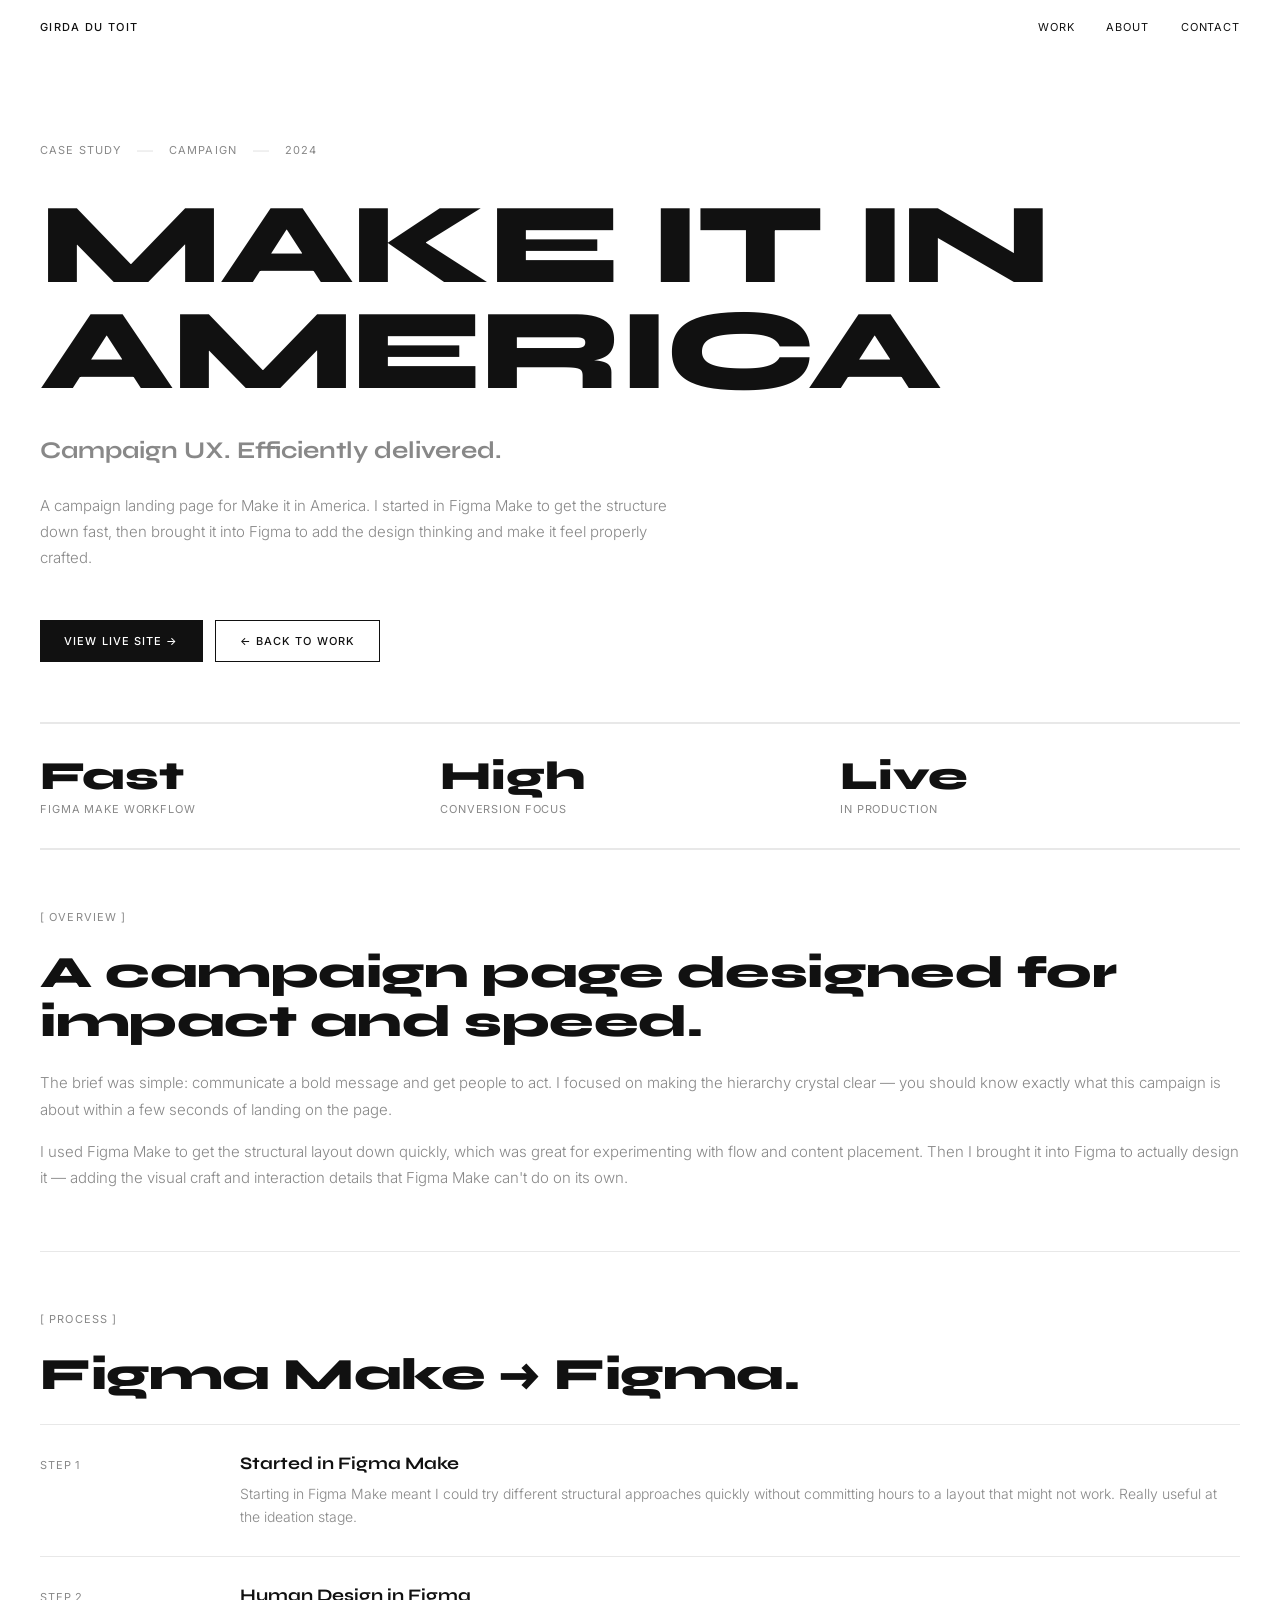
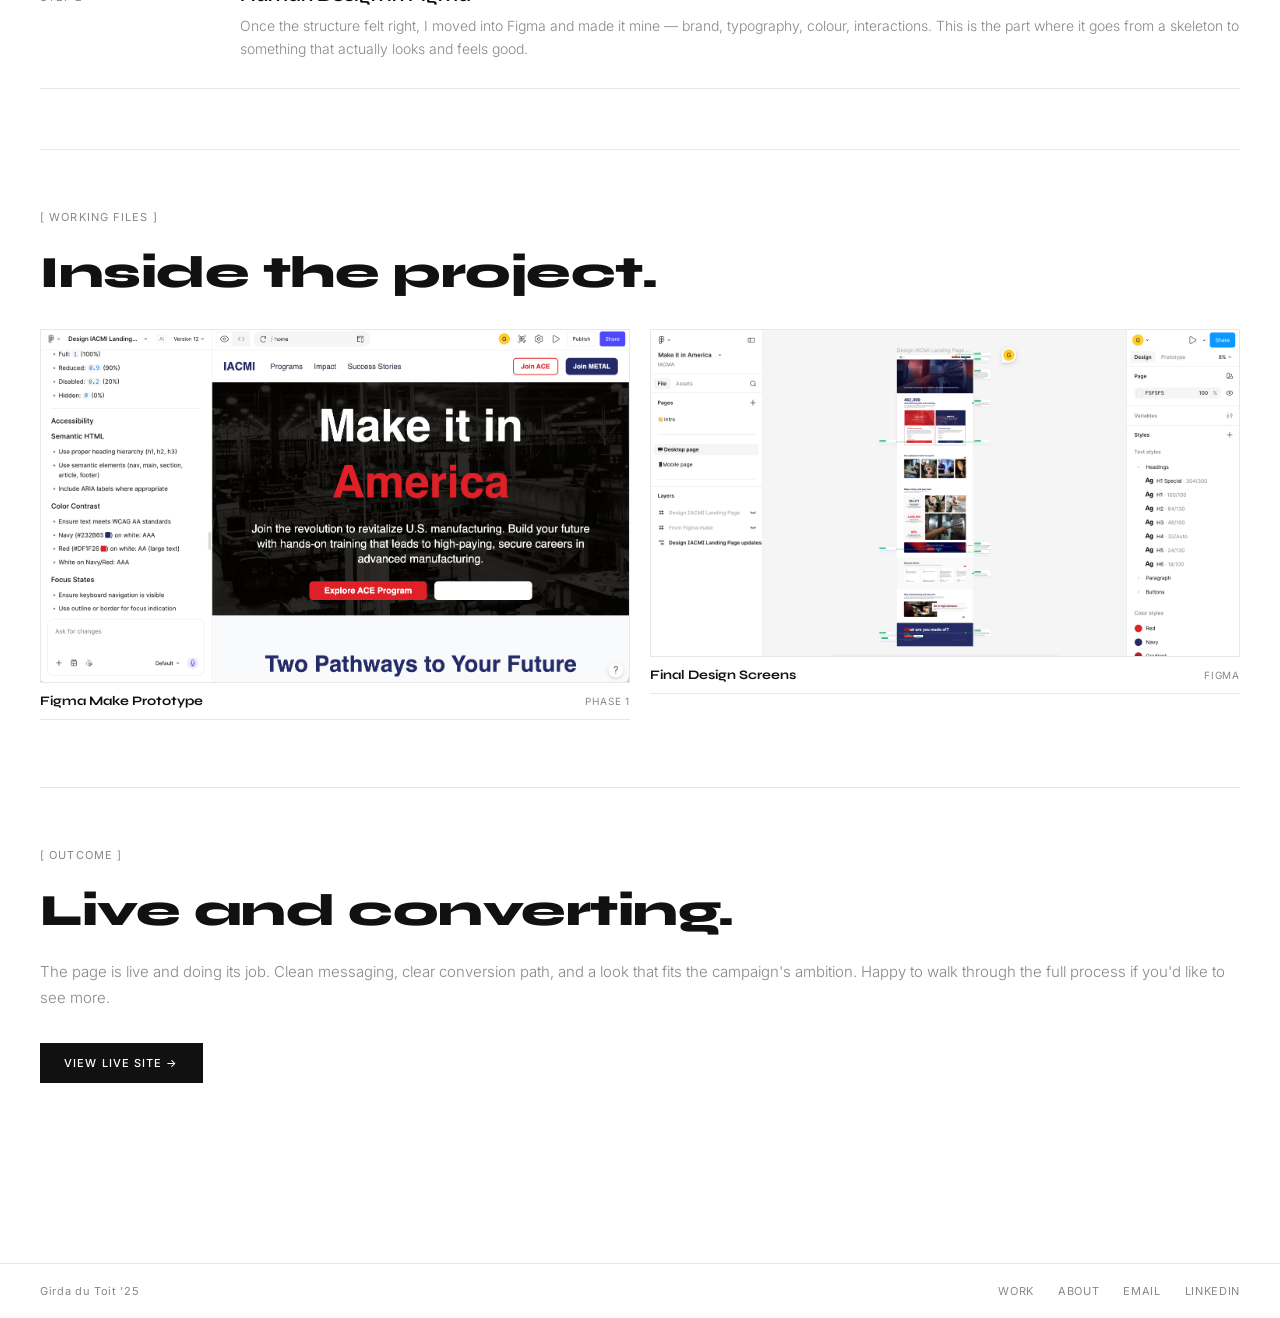
<file: makeit-case-study.html>
<!DOCTYPE html>
<html lang="en">
<head>
    <meta charset="UTF-8">
    <meta name="viewport" content="width=device-width, initial-scale=1.0">
    <title>Make it in America — Girda du Toit</title>
    <meta name="description" content="Make it in America — campaign UX designed with Figma Make.">
    <link rel="preconnect" href="https://fonts.googleapis.com">
    <link rel="preconnect" href="https://fonts.gstatic.com" crossorigin>
    <link href="https://fonts.googleapis.com/css2?family=Inter:wght@300;400;500&family=Syne:wght@700;800&display=swap" rel="stylesheet">
    <link rel="icon" href="data:image/svg+xml,<svg xmlns='http://www.w3.org/2000/svg' viewBox='0 0 32 32'><rect width='32' height='32' fill='%23111'/><text x='6' y='23' font-size='18' font-weight='900' fill='white' font-family='sans-serif'>G</text></svg>">
    <style>
    *, *::before, *::after { box-sizing: border-box; margin: 0; padding: 0; }
    html { scroll-behavior: smooth; }
    :root { --black: #111111; --white: #ffffff; --grey: #888888; --light: #f5f5f5; --border: #e8e8e8; }
    body { font-family: 'Inter', sans-serif; background: var(--white); color: var(--black); min-height: 100vh; -webkit-font-smoothing: antialiased; }

    nav { position: fixed; top: 0; left: 0; right: 0; z-index: 50; display: flex; align-items: center; justify-content: space-between; padding: 20px 40px; background: rgba(255,255,255,0.92); backdrop-filter: blur(12px); }
    .nav-name { font-size: 11px; font-weight: 500; letter-spacing: 0.12em; text-transform: uppercase; color: var(--black); text-decoration: none; }
    .nav-links { display: flex; align-items: center; gap: 32px; }
    .nav-links a { font-size: 11px; font-weight: 400; letter-spacing: 0.08em; text-transform: uppercase; color: var(--black); text-decoration: none; transition: color 0.2s; }
    .nav-links a:hover { color: var(--grey); }

    .page { padding: 140px 40px 120px; max-width: 1600px; }

    .page-eyebrow { display: flex; align-items: center; gap: 16px; margin-bottom: 32px; flex-wrap: wrap; }
    .eyebrow-tag { font-size: 11px; font-weight: 400; letter-spacing: 0.1em; text-transform: uppercase; color: var(--grey); }
    .eyebrow-dot { color: var(--border); }

    .page-title { font-family: 'Syne', sans-serif; font-weight: 800; font-size: clamp(3rem, 9vw, 8rem); line-height: 0.92; letter-spacing: -0.02em; text-transform: uppercase; color: var(--black); margin-bottom: 32px; }

    .page-sub { font-family: 'Syne', sans-serif; font-size: clamp(1rem, 2vw, 1.5rem); font-weight: 700; color: var(--grey); margin-bottom: 28px; }

    .page-intro { font-size: 15px; font-weight: 300; line-height: 1.75; color: var(--grey); max-width: 640px; margin-bottom: 48px; }

    .hero-actions { display: flex; gap: 12px; flex-wrap: wrap; padding-bottom: 60px; border-bottom: 1px solid var(--border); }
    .btn { font-size: 11px; font-weight: 500; letter-spacing: 0.1em; text-transform: uppercase; text-decoration: none; padding: 13px 24px; transition: opacity 0.2s; display: inline-flex; align-items: center; gap: 8px; }
    .btn-solid { background: var(--black); color: var(--white); }
    .btn-solid:hover { opacity: 0.7; }
    .btn-outline { background: var(--white); color: var(--black); border: 1px solid var(--black); }
    .btn-outline:hover { background: var(--black); color: var(--white); }

    /* Stats */
    .stats-row { display: grid; gap: 0; border-bottom: 1px solid var(--border); margin-bottom: 0; }
    .stat-item { padding: 32px 0; border-top: 1px solid var(--border); display: flex; flex-direction: column; gap: 6px; }
    .stat-item + .stat-item { border-left: none; }
    .stat-num { font-family: 'Syne', sans-serif; font-weight: 800; font-size: 2.5rem; line-height: 1; }
    .stat-label { font-size: 11px; letter-spacing: 0.08em; text-transform: uppercase; color: var(--grey); }

    /* Sections */
    section { padding: 60px 0; border-top: 1px solid var(--border); }
    .section-label { font-size: 11px; font-weight: 400; letter-spacing: 0.1em; text-transform: uppercase; color: var(--grey); margin-bottom: 24px; }
    .section-title { font-family: 'Syne', sans-serif; font-weight: 800; font-size: clamp(1.5rem, 3.5vw, 2.8rem); letter-spacing: -0.01em; line-height: 1.1; margin-bottom: 24px; }
    .body-text { font-size: 15px; font-weight: 300; line-height: 1.75; color: var(--grey); }
    .body-text + .body-text { margin-top: 16px; }

    /* Process steps */
    .process-list { margin-top: 16px; }
    .process-row { display: grid; grid-template-columns: 160px 1fr; gap: 40px; padding: 28px 0; border-bottom: 1px solid var(--border); align-items: baseline; }
    .process-row:first-child { border-top: 1px solid var(--border); }
    .process-step-label { font-size: 11px; letter-spacing: 0.08em; text-transform: uppercase; color: var(--grey); }
    .process-title { font-family: 'Syne', sans-serif; font-weight: 700; font-size: 1.1rem; margin-bottom: 8px; }
    .process-desc { font-size: 14px; font-weight: 300; line-height: 1.65; color: var(--grey); }

    /* Working files gallery */
    .gallery { columns: 2; gap: 20px; margin-top: 32px; }
    .gallery-item { break-inside: avoid; margin-bottom: 20px; }
    .gallery-item img { width: 100%; display: block; border: 1px solid var(--border); }
    .gallery-caption { display: flex; align-items: baseline; justify-content: space-between; padding: 10px 0; border-bottom: 1px solid var(--border); }
    .gallery-cap-title { font-family: 'Syne', sans-serif; font-size: 13px; font-weight: 700; }
    .gallery-cap-tag { font-size: 10px; letter-spacing: 0.08em; text-transform: uppercase; color: var(--grey); }

    /* Two col overview */
    .two-col { display: grid; grid-template-columns: 1fr 1fr; gap: 60px; margin-top: 32px; }
    .two-col-title { font-family: 'Syne', sans-serif; font-weight: 700; font-size: 1rem; margin-bottom: 12px; }

    /* Outcome block */
    .outcome-grid { display: grid; grid-template-columns: 1fr 1fr; gap: 0; margin-top: 32px; }
    .outcome-cell { padding: 28px 32px 28px 0; border-right: 1px solid var(--border); }
    .outcome-cell:nth-child(even) { padding-left: 32px; padding-right: 0; border-right: none; }
    .outcome-cell-num { font-family: 'Syne', sans-serif; font-weight: 800; font-size: 2rem; margin-bottom: 4px; }
    .outcome-cell-label { font-size: 11px; letter-spacing: 0.08em; text-transform: uppercase; color: var(--grey); }

    footer { display: flex; align-items: center; justify-content: space-between; padding: 20px 40px; border-top: 1px solid var(--border); flex-wrap: wrap; gap: 12px; }
    footer span { font-size: 11px; color: var(--grey); letter-spacing: 0.06em; }
    .footer-links { display: flex; gap: 24px; }
    .footer-links a { font-size: 11px; color: var(--grey); text-decoration: none; letter-spacing: 0.06em; text-transform: uppercase; transition: color 0.2s; }
    .footer-links a:hover { color: var(--black); }

    @media (max-width: 768px) {
        nav { padding: 16px 20px; }
        .page { padding: 120px 20px 80px; }
        .stats-row { grid-template-columns: 1fr 1fr; }
        .process-row { grid-template-columns: 1fr; gap: 8px; }
        .two-col, .outcome-grid { grid-template-columns: 1fr; gap: 32px; }
        .gallery { columns: 1; }
        footer { padding: 20px; }
        .outcome-cell { border-right: none; padding: 20px 0; border-bottom: 1px solid var(--border); }
        .outcome-cell:nth-child(even) { padding-left: 0; border-bottom: 1px solid var(--border); }
    }
</style>
</head>
<body><nav>
    <a href="index.html" class="nav-name">Girda du Toit</a>
    <div class="nav-links">
        <a href="index.html">Work</a>
        <a href="about.html">About</a>
        <a href="mailto:girdadutoit@gmail.com">Contact</a>
    </div>
</nav>
<div class="page">
    <div class="page-eyebrow">
        <span class="eyebrow-tag">Case Study</span><span class="eyebrow-dot">—</span>
        <span class="eyebrow-tag">Campaign</span><span class="eyebrow-dot">—</span>
        <span class="eyebrow-tag">2024</span>
    </div>
    <h1 class="page-title">Make it in<br>America</h1>
    <p class="page-sub">Campaign UX. Efficiently delivered.</p>
    <p class="page-intro">A campaign landing page for Make it in America. I started in Figma Make to get the structure down fast, then brought it into Figma to add the design thinking and make it feel properly crafted.</p>
    <div class="hero-actions">
        <a href="https://makeit.org/" target="_blank" class="btn btn-solid">View Live Site →</a>
        <a href="index.html" class="btn btn-outline">← Back to Work</a>
    </div>

    <div class="stats-row" style="grid-template-columns: repeat(3,1fr)">
        <div class="stat-item"><span class="stat-num">Fast</span><span class="stat-label">Figma Make workflow</span></div>
        <div class="stat-item"><span class="stat-num">High</span><span class="stat-label">Conversion focus</span></div>
        <div class="stat-item"><span class="stat-num">Live</span><span class="stat-label">In production</span></div>
    </div>

    <section>
        <p class="section-label">[ Overview ]</p>
        <h2 class="section-title">A campaign page designed for impact and speed.</h2>
        <p class="body-text">The brief was simple: communicate a bold message and get people to act. I focused on making the hierarchy crystal clear — you should know exactly what this campaign is about within a few seconds of landing on the page.</p>
        <p class="body-text">I used Figma Make to get the structural layout down quickly, which was great for experimenting with flow and content placement. Then I brought it into Figma to actually design it — adding the visual craft and interaction details that Figma Make can't do on its own.</p>
    </section>

    <section>
        <p class="section-label">[ Process ]</p>
        <h2 class="section-title">Figma Make → Figma.</h2>
        <div class="process-list">
            <div class="process-row"><span class="process-step-label">Step 1</span><div><p class="process-title">Started in Figma Make</p><p class="process-desc">Starting in Figma Make meant I could try different structural approaches quickly without committing hours to a layout that might not work. Really useful at the ideation stage.</p></div></div>
            <div class="process-row"><span class="process-step-label">Step 2</span><div><p class="process-title">Human Design in Figma</p><p class="process-desc">Once the structure felt right, I moved into Figma and made it mine — brand, typography, colour, interactions. This is the part where it goes from a skeleton to something that actually looks and feels good.</p></div></div>
        </div>
    </section>

    <section>
        <p class="section-label">[ Working Files ]</p>
        <h2 class="section-title">Inside the project.</h2>
        <div class="gallery" style="columns:2">
            <div class="gallery-item"><img src="Makeitinamerica-Figmamake.png" alt="Figma Make prototype"><div class="gallery-caption"><span class="gallery-cap-title">Figma Make Prototype</span><span class="gallery-cap-tag">Phase 1</span></div></div>
            <div class="gallery-item"><img src="Makeitinamerica-design.png" alt="Final design screens"><div class="gallery-caption"><span class="gallery-cap-title">Final Design Screens</span><span class="gallery-cap-tag">Figma</span></div></div>
        </div>
    </section>

    <section>
        <p class="section-label">[ Outcome ]</p>
        <h2 class="section-title">Live and converting.</h2>
        <p class="body-text">The page is live and doing its job. Clean messaging, clear conversion path, and a look that fits the campaign's ambition. Happy to walk through the full process if you'd like to see more.</p>
        <div style="margin-top:32px"><a href="https://makeit.org/" target="_blank" class="btn btn-solid">View Live Site →</a></div>
    </section>
</div>
<footer>
    <span>Girda du Toit '25</span>
    <div class="footer-links">
        <a href="index.html">Work</a>
        <a href="about.html">About</a>
        <a href="mailto:girdadutoit@gmail.com">Email</a>
        <a href="https://www.linkedin.com/in/girdadutoit" target="_blank">LinkedIn</a>
    </div>
</footer></body></html>
</file>
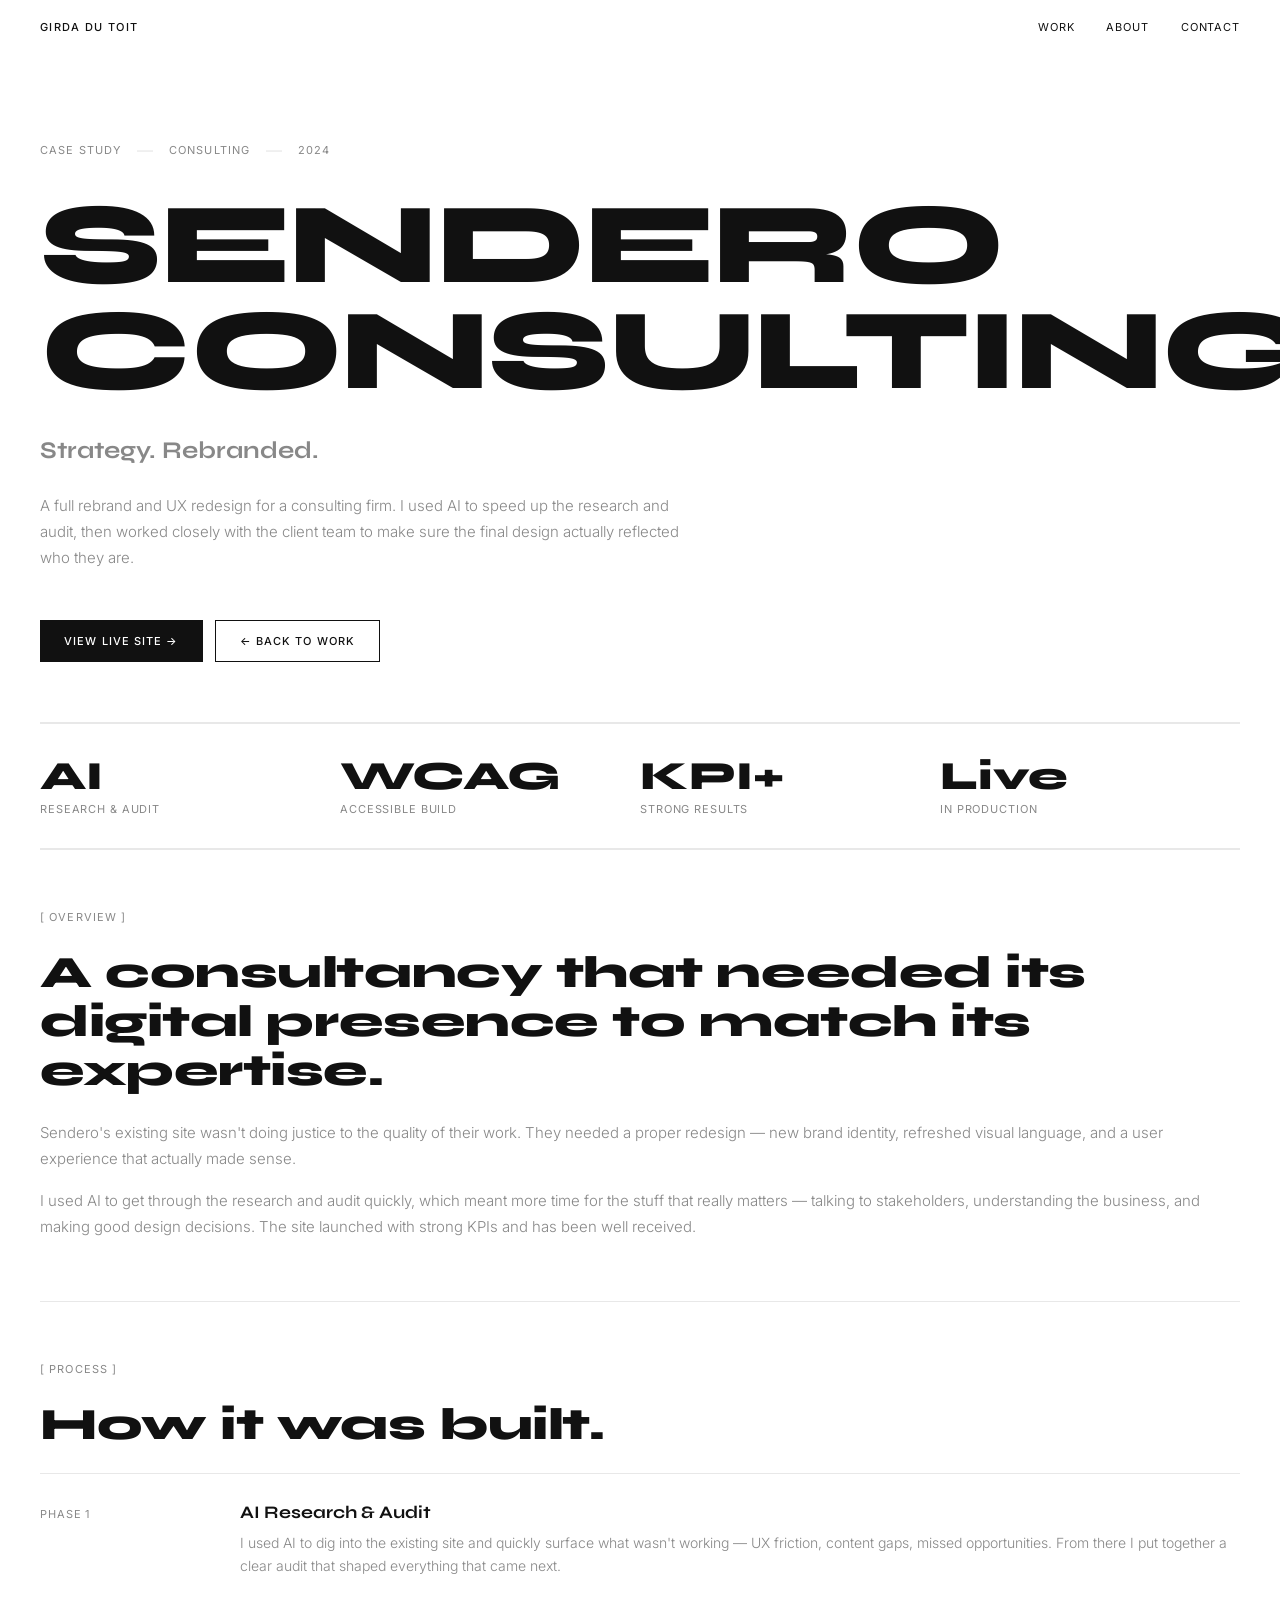
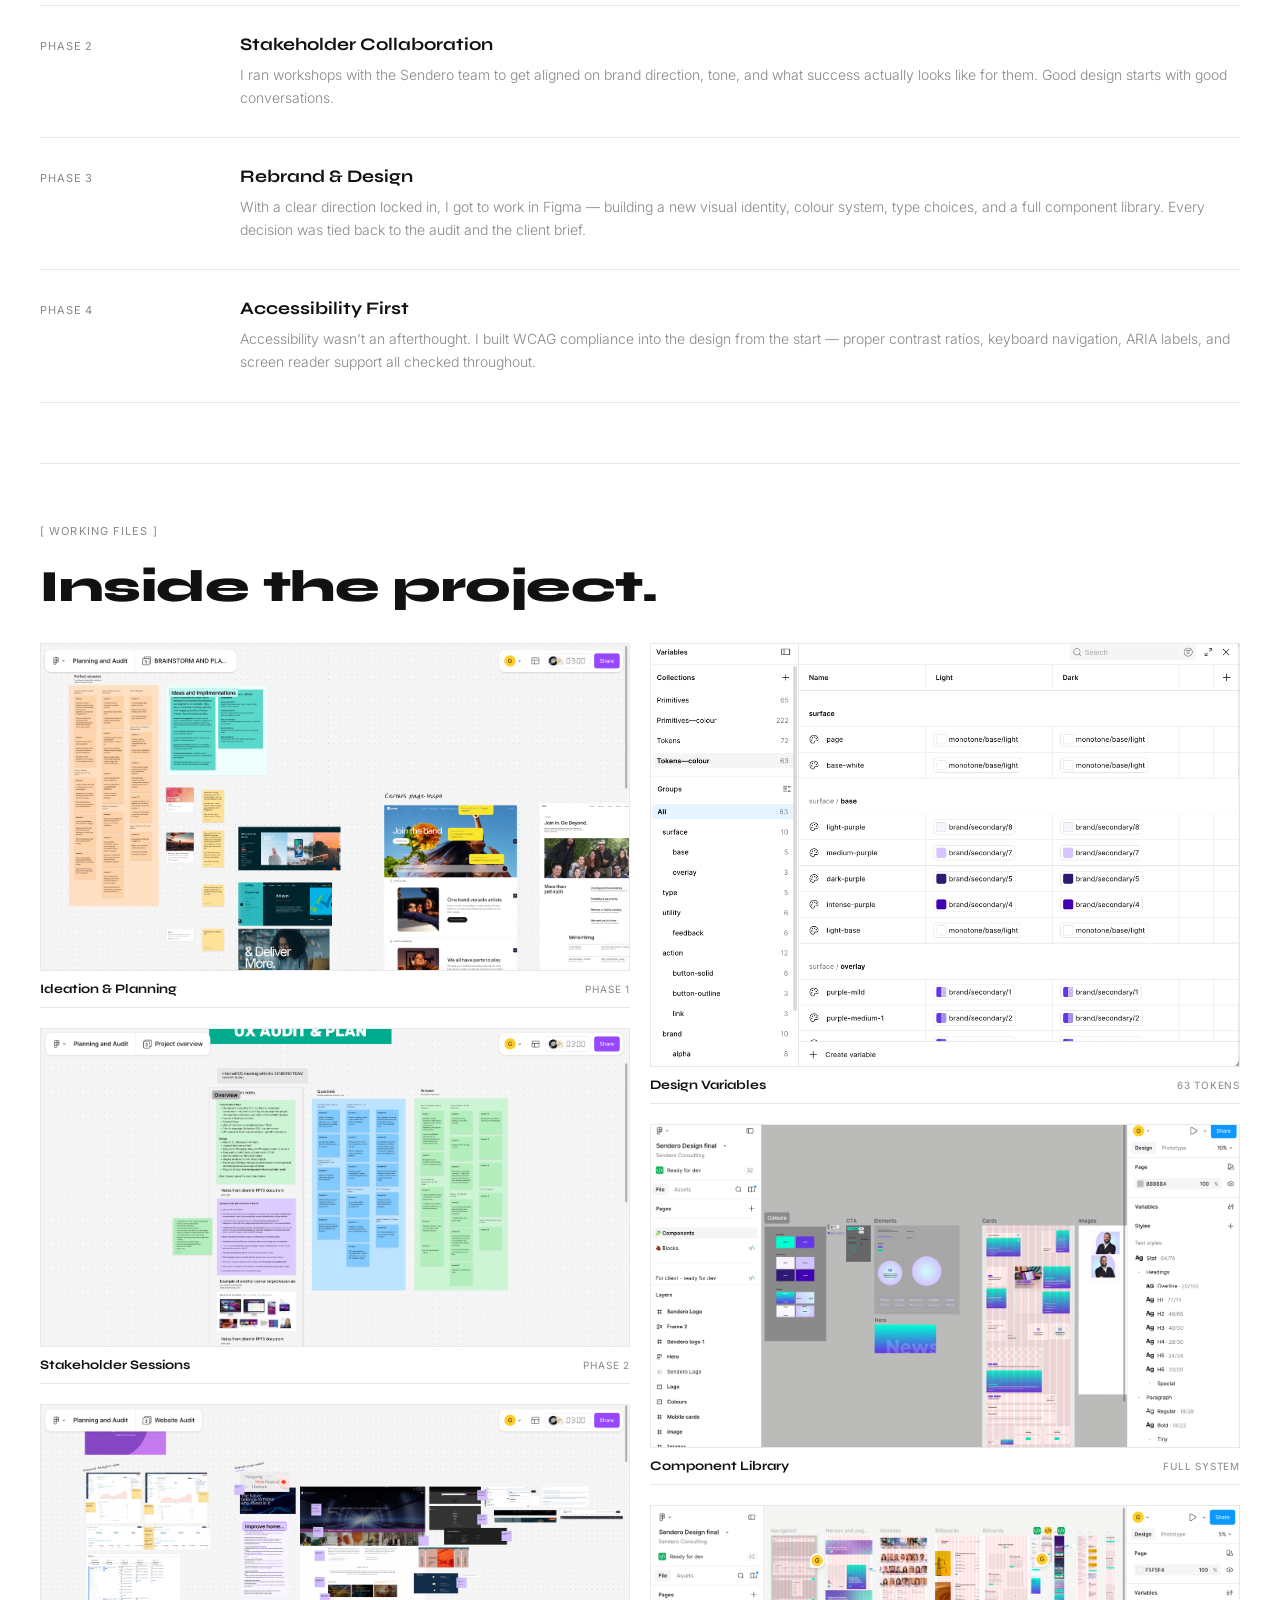
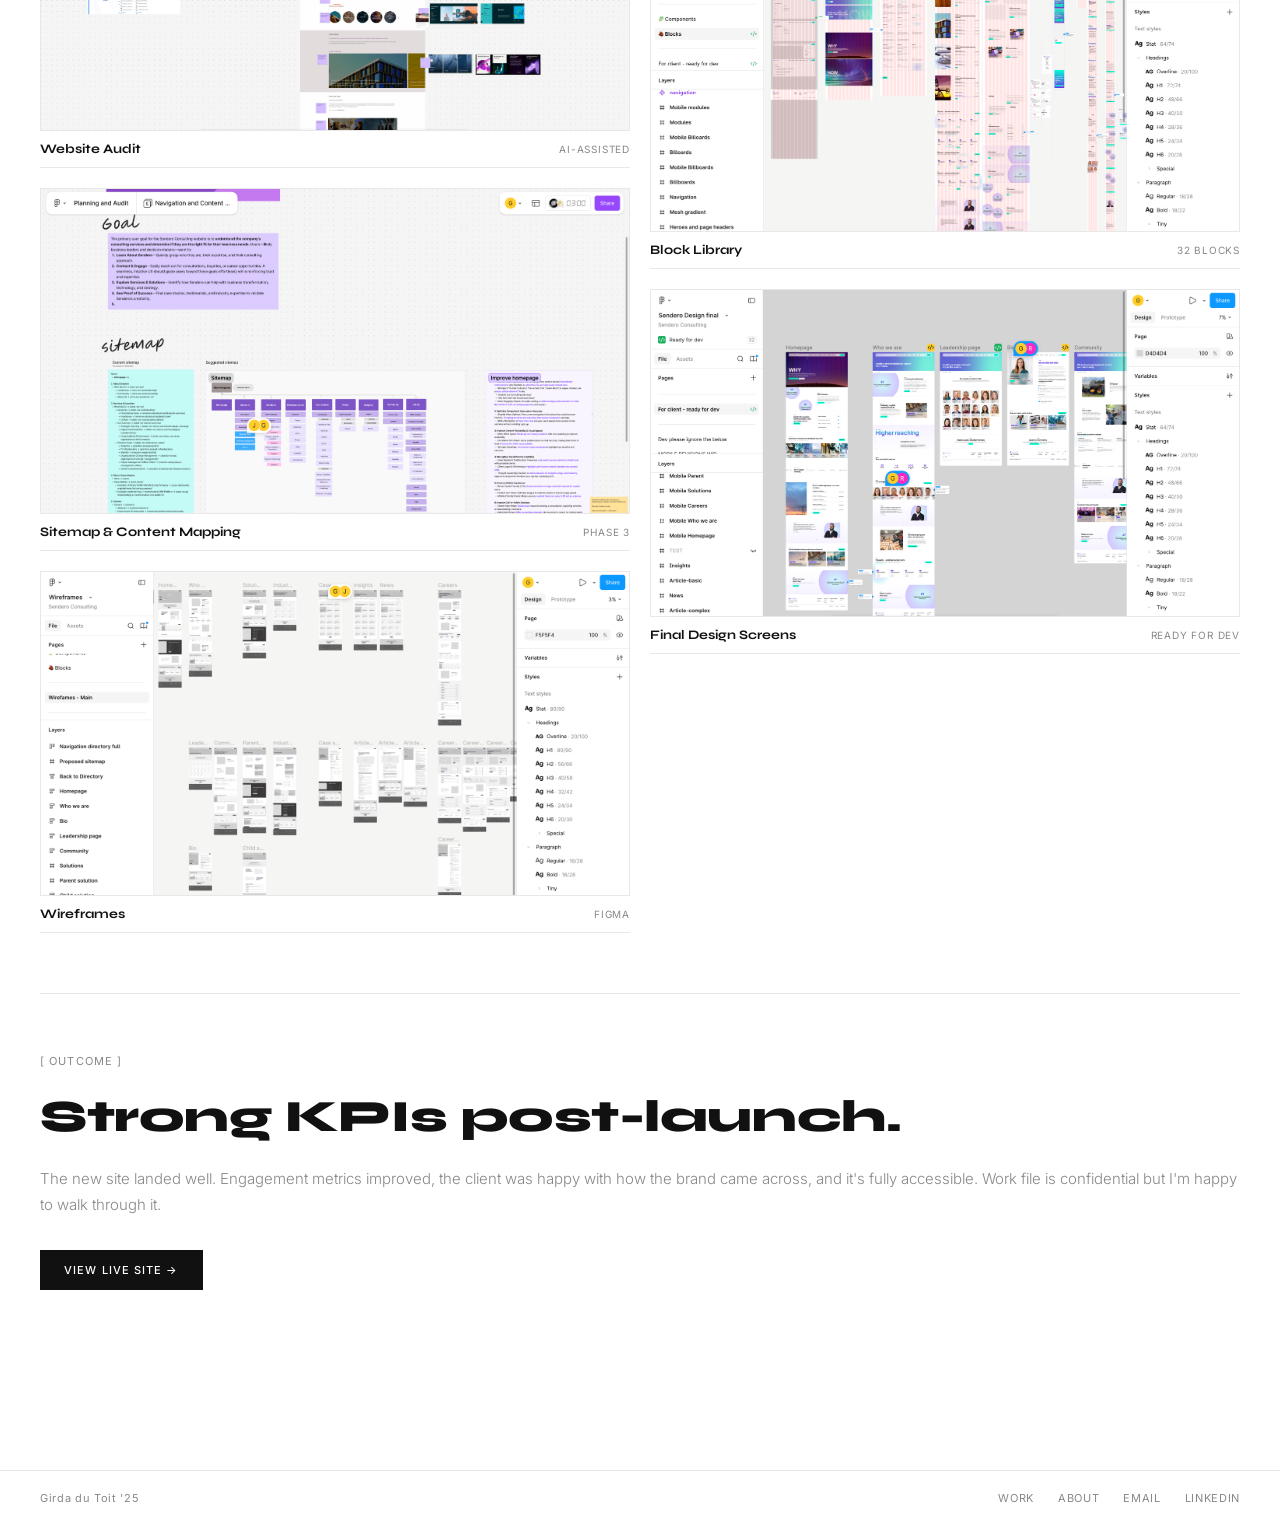
<file: sendero-case-study.html>
<!DOCTYPE html>
<html lang="en">
<head>
    <meta charset="UTF-8">
    <meta name="viewport" content="width=device-width, initial-scale=1.0">
    <title>Sendero Consulting — Girda du Toit</title>
    <meta name="description" content="Sendero — end-to-end rebrand and UX redesign for a consulting firm.">
    <link rel="preconnect" href="https://fonts.googleapis.com">
    <link rel="preconnect" href="https://fonts.gstatic.com" crossorigin>
    <link href="https://fonts.googleapis.com/css2?family=Inter:wght@300;400;500&family=Syne:wght@700;800&display=swap" rel="stylesheet">
    <link rel="icon" href="data:image/svg+xml,<svg xmlns='http://www.w3.org/2000/svg' viewBox='0 0 32 32'><rect width='32' height='32' fill='%23111'/><text x='6' y='23' font-size='18' font-weight='900' fill='white' font-family='sans-serif'>G</text></svg>">
    <style>
    *, *::before, *::after { box-sizing: border-box; margin: 0; padding: 0; }
    html { scroll-behavior: smooth; }
    :root { --black: #111111; --white: #ffffff; --grey: #888888; --light: #f5f5f5; --border: #e8e8e8; }
    body { font-family: 'Inter', sans-serif; background: var(--white); color: var(--black); min-height: 100vh; -webkit-font-smoothing: antialiased; }

    nav { position: fixed; top: 0; left: 0; right: 0; z-index: 50; display: flex; align-items: center; justify-content: space-between; padding: 20px 40px; background: rgba(255,255,255,0.92); backdrop-filter: blur(12px); }
    .nav-name { font-size: 11px; font-weight: 500; letter-spacing: 0.12em; text-transform: uppercase; color: var(--black); text-decoration: none; }
    .nav-links { display: flex; align-items: center; gap: 32px; }
    .nav-links a { font-size: 11px; font-weight: 400; letter-spacing: 0.08em; text-transform: uppercase; color: var(--black); text-decoration: none; transition: color 0.2s; }
    .nav-links a:hover { color: var(--grey); }

    .page { padding: 140px 40px 120px; max-width: 1600px; }

    .page-eyebrow { display: flex; align-items: center; gap: 16px; margin-bottom: 32px; flex-wrap: wrap; }
    .eyebrow-tag { font-size: 11px; font-weight: 400; letter-spacing: 0.1em; text-transform: uppercase; color: var(--grey); }
    .eyebrow-dot { color: var(--border); }

    .page-title { font-family: 'Syne', sans-serif; font-weight: 800; font-size: clamp(3rem, 9vw, 8rem); line-height: 0.92; letter-spacing: -0.02em; text-transform: uppercase; color: var(--black); margin-bottom: 32px; }

    .page-sub { font-family: 'Syne', sans-serif; font-size: clamp(1rem, 2vw, 1.5rem); font-weight: 700; color: var(--grey); margin-bottom: 28px; }

    .page-intro { font-size: 15px; font-weight: 300; line-height: 1.75; color: var(--grey); max-width: 640px; margin-bottom: 48px; }

    .hero-actions { display: flex; gap: 12px; flex-wrap: wrap; padding-bottom: 60px; border-bottom: 1px solid var(--border); }
    .btn { font-size: 11px; font-weight: 500; letter-spacing: 0.1em; text-transform: uppercase; text-decoration: none; padding: 13px 24px; transition: opacity 0.2s; display: inline-flex; align-items: center; gap: 8px; }
    .btn-solid { background: var(--black); color: var(--white); }
    .btn-solid:hover { opacity: 0.7; }
    .btn-outline { background: var(--white); color: var(--black); border: 1px solid var(--black); }
    .btn-outline:hover { background: var(--black); color: var(--white); }

    /* Stats */
    .stats-row { display: grid; gap: 0; border-bottom: 1px solid var(--border); margin-bottom: 0; }
    .stat-item { padding: 32px 0; border-top: 1px solid var(--border); display: flex; flex-direction: column; gap: 6px; }
    .stat-item + .stat-item { border-left: none; }
    .stat-num { font-family: 'Syne', sans-serif; font-weight: 800; font-size: 2.5rem; line-height: 1; }
    .stat-label { font-size: 11px; letter-spacing: 0.08em; text-transform: uppercase; color: var(--grey); }

    /* Sections */
    section { padding: 60px 0; border-top: 1px solid var(--border); }
    .section-label { font-size: 11px; font-weight: 400; letter-spacing: 0.1em; text-transform: uppercase; color: var(--grey); margin-bottom: 24px; }
    .section-title { font-family: 'Syne', sans-serif; font-weight: 800; font-size: clamp(1.5rem, 3.5vw, 2.8rem); letter-spacing: -0.01em; line-height: 1.1; margin-bottom: 24px; }
    .body-text { font-size: 15px; font-weight: 300; line-height: 1.75; color: var(--grey); }
    .body-text + .body-text { margin-top: 16px; }

    /* Process steps */
    .process-list { margin-top: 16px; }
    .process-row { display: grid; grid-template-columns: 160px 1fr; gap: 40px; padding: 28px 0; border-bottom: 1px solid var(--border); align-items: baseline; }
    .process-row:first-child { border-top: 1px solid var(--border); }
    .process-step-label { font-size: 11px; letter-spacing: 0.08em; text-transform: uppercase; color: var(--grey); }
    .process-title { font-family: 'Syne', sans-serif; font-weight: 700; font-size: 1.1rem; margin-bottom: 8px; }
    .process-desc { font-size: 14px; font-weight: 300; line-height: 1.65; color: var(--grey); }

    /* Working files gallery */
    .gallery { columns: 2; gap: 20px; margin-top: 32px; }
    .gallery-item { break-inside: avoid; margin-bottom: 20px; }
    .gallery-item img { width: 100%; display: block; border: 1px solid var(--border); }
    .gallery-caption { display: flex; align-items: baseline; justify-content: space-between; padding: 10px 0; border-bottom: 1px solid var(--border); }
    .gallery-cap-title { font-family: 'Syne', sans-serif; font-size: 13px; font-weight: 700; }
    .gallery-cap-tag { font-size: 10px; letter-spacing: 0.08em; text-transform: uppercase; color: var(--grey); }

    /* Two col overview */
    .two-col { display: grid; grid-template-columns: 1fr 1fr; gap: 60px; margin-top: 32px; }
    .two-col-title { font-family: 'Syne', sans-serif; font-weight: 700; font-size: 1rem; margin-bottom: 12px; }

    /* Outcome block */
    .outcome-grid { display: grid; grid-template-columns: 1fr 1fr; gap: 0; margin-top: 32px; }
    .outcome-cell { padding: 28px 32px 28px 0; border-right: 1px solid var(--border); }
    .outcome-cell:nth-child(even) { padding-left: 32px; padding-right: 0; border-right: none; }
    .outcome-cell-num { font-family: 'Syne', sans-serif; font-weight: 800; font-size: 2rem; margin-bottom: 4px; }
    .outcome-cell-label { font-size: 11px; letter-spacing: 0.08em; text-transform: uppercase; color: var(--grey); }

    footer { display: flex; align-items: center; justify-content: space-between; padding: 20px 40px; border-top: 1px solid var(--border); flex-wrap: wrap; gap: 12px; }
    footer span { font-size: 11px; color: var(--grey); letter-spacing: 0.06em; }
    .footer-links { display: flex; gap: 24px; }
    .footer-links a { font-size: 11px; color: var(--grey); text-decoration: none; letter-spacing: 0.06em; text-transform: uppercase; transition: color 0.2s; }
    .footer-links a:hover { color: var(--black); }

    @media (max-width: 768px) {
        nav { padding: 16px 20px; }
        .page { padding: 120px 20px 80px; }
        .stats-row { grid-template-columns: 1fr 1fr; }
        .process-row { grid-template-columns: 1fr; gap: 8px; }
        .two-col, .outcome-grid { grid-template-columns: 1fr; gap: 32px; }
        .gallery { columns: 1; }
        footer { padding: 20px; }
        .outcome-cell { border-right: none; padding: 20px 0; border-bottom: 1px solid var(--border); }
        .outcome-cell:nth-child(even) { padding-left: 0; border-bottom: 1px solid var(--border); }
    }
</style>
</head>
<body><nav>
    <a href="index.html" class="nav-name">Girda du Toit</a>
    <div class="nav-links">
        <a href="index.html">Work</a>
        <a href="about.html">About</a>
        <a href="mailto:girdadutoit@gmail.com">Contact</a>
    </div>
</nav>
<div class="page">
    <div class="page-eyebrow">
        <span class="eyebrow-tag">Case Study</span><span class="eyebrow-dot">—</span>
        <span class="eyebrow-tag">Consulting</span><span class="eyebrow-dot">—</span>
        <span class="eyebrow-tag">2024</span>
    </div>
    <h1 class="page-title">Sendero<br>Consulting</h1>
    <p class="page-sub">Strategy. Rebranded.</p>
    <p class="page-intro">A full rebrand and UX redesign for a consulting firm. I used AI to speed up the research and audit, then worked closely with the client team to make sure the final design actually reflected who they are.</p>
    <div class="hero-actions">
        <a href="https://senderoconsulting.com/" target="_blank" class="btn btn-solid">View Live Site →</a>
        <a href="index.html" class="btn btn-outline">← Back to Work</a>
    </div>

    <div class="stats-row" style="grid-template-columns: repeat(4,1fr)">
        <div class="stat-item"><span class="stat-num">AI</span><span class="stat-label">Research & Audit</span></div>
        <div class="stat-item"><span class="stat-num">WCAG</span><span class="stat-label">Accessible Build</span></div>
        <div class="stat-item"><span class="stat-num">KPI+</span><span class="stat-label">Strong Results</span></div>
        <div class="stat-item"><span class="stat-num">Live</span><span class="stat-label">In Production</span></div>
    </div>

    <section>
        <p class="section-label">[ Overview ]</p>
        <h2 class="section-title">A consultancy that needed its digital presence to match its expertise.</h2>
        <p class="body-text">Sendero's existing site wasn't doing justice to the quality of their work. They needed a proper redesign — new brand identity, refreshed visual language, and a user experience that actually made sense.</p>
        <p class="body-text">I used AI to get through the research and audit quickly, which meant more time for the stuff that really matters — talking to stakeholders, understanding the business, and making good design decisions. The site launched with strong KPIs and has been well received.</p>
    </section>

    <section>
        <p class="section-label">[ Process ]</p>
        <h2 class="section-title">How it was built.</h2>
        <div class="process-list">
            <div class="process-row"><span class="process-step-label">Phase 1</span><div><p class="process-title">AI Research & Audit</p><p class="process-desc">I used AI to dig into the existing site and quickly surface what wasn't working — UX friction, content gaps, missed opportunities. From there I put together a clear audit that shaped everything that came next.</p></div></div>
            <div class="process-row"><span class="process-step-label">Phase 2</span><div><p class="process-title">Stakeholder Collaboration</p><p class="process-desc">I ran workshops with the Sendero team to get aligned on brand direction, tone, and what success actually looks like for them. Good design starts with good conversations.</p></div></div>
            <div class="process-row"><span class="process-step-label">Phase 3</span><div><p class="process-title">Rebrand & Design</p><p class="process-desc">With a clear direction locked in, I got to work in Figma — building a new visual identity, colour system, type choices, and a full component library. Every decision was tied back to the audit and the client brief.</p></div></div>
            <div class="process-row"><span class="process-step-label">Phase 4</span><div><p class="process-title">Accessibility First</p><p class="process-desc">Accessibility wasn't an afterthought. I built WCAG compliance into the design from the start — proper contrast ratios, keyboard navigation, ARIA labels, and screen reader support all checked throughout.</p></div></div>
        </div>
    </section>

    <section>
        <p class="section-label">[ Working Files ]</p>
        <h2 class="section-title">Inside the project.</h2>
        <div class="gallery">
            <div class="gallery-item"><img src="Sendero-ideation.png" alt="Sendero ideation"><div class="gallery-caption"><span class="gallery-cap-title">Ideation & Planning</span><span class="gallery-cap-tag">Phase 1</span></div></div>
            <div class="gallery-item"><img src="Sendero-stakeholder.png" alt="Sendero stakeholder sessions"><div class="gallery-caption"><span class="gallery-cap-title">Stakeholder Sessions</span><span class="gallery-cap-tag">Phase 2</span></div></div>
            <div class="gallery-item"><img src="Sendero-audit.png" alt="Sendero website audit"><div class="gallery-caption"><span class="gallery-cap-title">Website Audit</span><span class="gallery-cap-tag">AI-Assisted</span></div></div>
            <div class="gallery-item"><img src="Sendero-mapping.png" alt="Sendero sitemap"><div class="gallery-caption"><span class="gallery-cap-title">Sitemap & Content Mapping</span><span class="gallery-cap-tag">Phase 3</span></div></div>
            <div class="gallery-item"><img src="Sendero-wireframes.png" alt="Sendero wireframes"><div class="gallery-caption"><span class="gallery-cap-title">Wireframes</span><span class="gallery-cap-tag">Figma</span></div></div>
            <div class="gallery-item"><img src="Sendero-variables.png" alt="Sendero variables"><div class="gallery-caption"><span class="gallery-cap-title">Design Variables</span><span class="gallery-cap-tag">63 Tokens</span></div></div>
            <div class="gallery-item"><img src="Sendero-componenets.png" alt="Sendero components"><div class="gallery-caption"><span class="gallery-cap-title">Component Library</span><span class="gallery-cap-tag">Full System</span></div></div>
            <div class="gallery-item"><img src="Sendero-blocks.png" alt="Sendero blocks"><div class="gallery-caption"><span class="gallery-cap-title">Block Library</span><span class="gallery-cap-tag">32 Blocks</span></div></div>
            <div class="gallery-item"><img src="Sendero-designfiles.png" alt="Sendero final screens"><div class="gallery-caption"><span class="gallery-cap-title">Final Design Screens</span><span class="gallery-cap-tag">Ready for Dev</span></div></div>
        </div>
    </section>

    <section>
        <p class="section-label">[ Outcome ]</p>
        <h2 class="section-title">Strong KPIs post-launch.</h2>
        <p class="body-text">The new site landed well. Engagement metrics improved, the client was happy with how the brand came across, and it's fully accessible. Work file is confidential but I'm happy to walk through it.</p>
        <div style="margin-top:32px"><a href="https://senderoconsulting.com/" target="_blank" class="btn btn-solid">View Live Site →</a></div>
    </section>
</div>
<footer>
    <span>Girda du Toit '25</span>
    <div class="footer-links">
        <a href="index.html">Work</a>
        <a href="about.html">About</a>
        <a href="mailto:girdadutoit@gmail.com">Email</a>
        <a href="https://www.linkedin.com/in/girdadutoit" target="_blank">LinkedIn</a>
    </div>
</footer></body></html>
</file>
